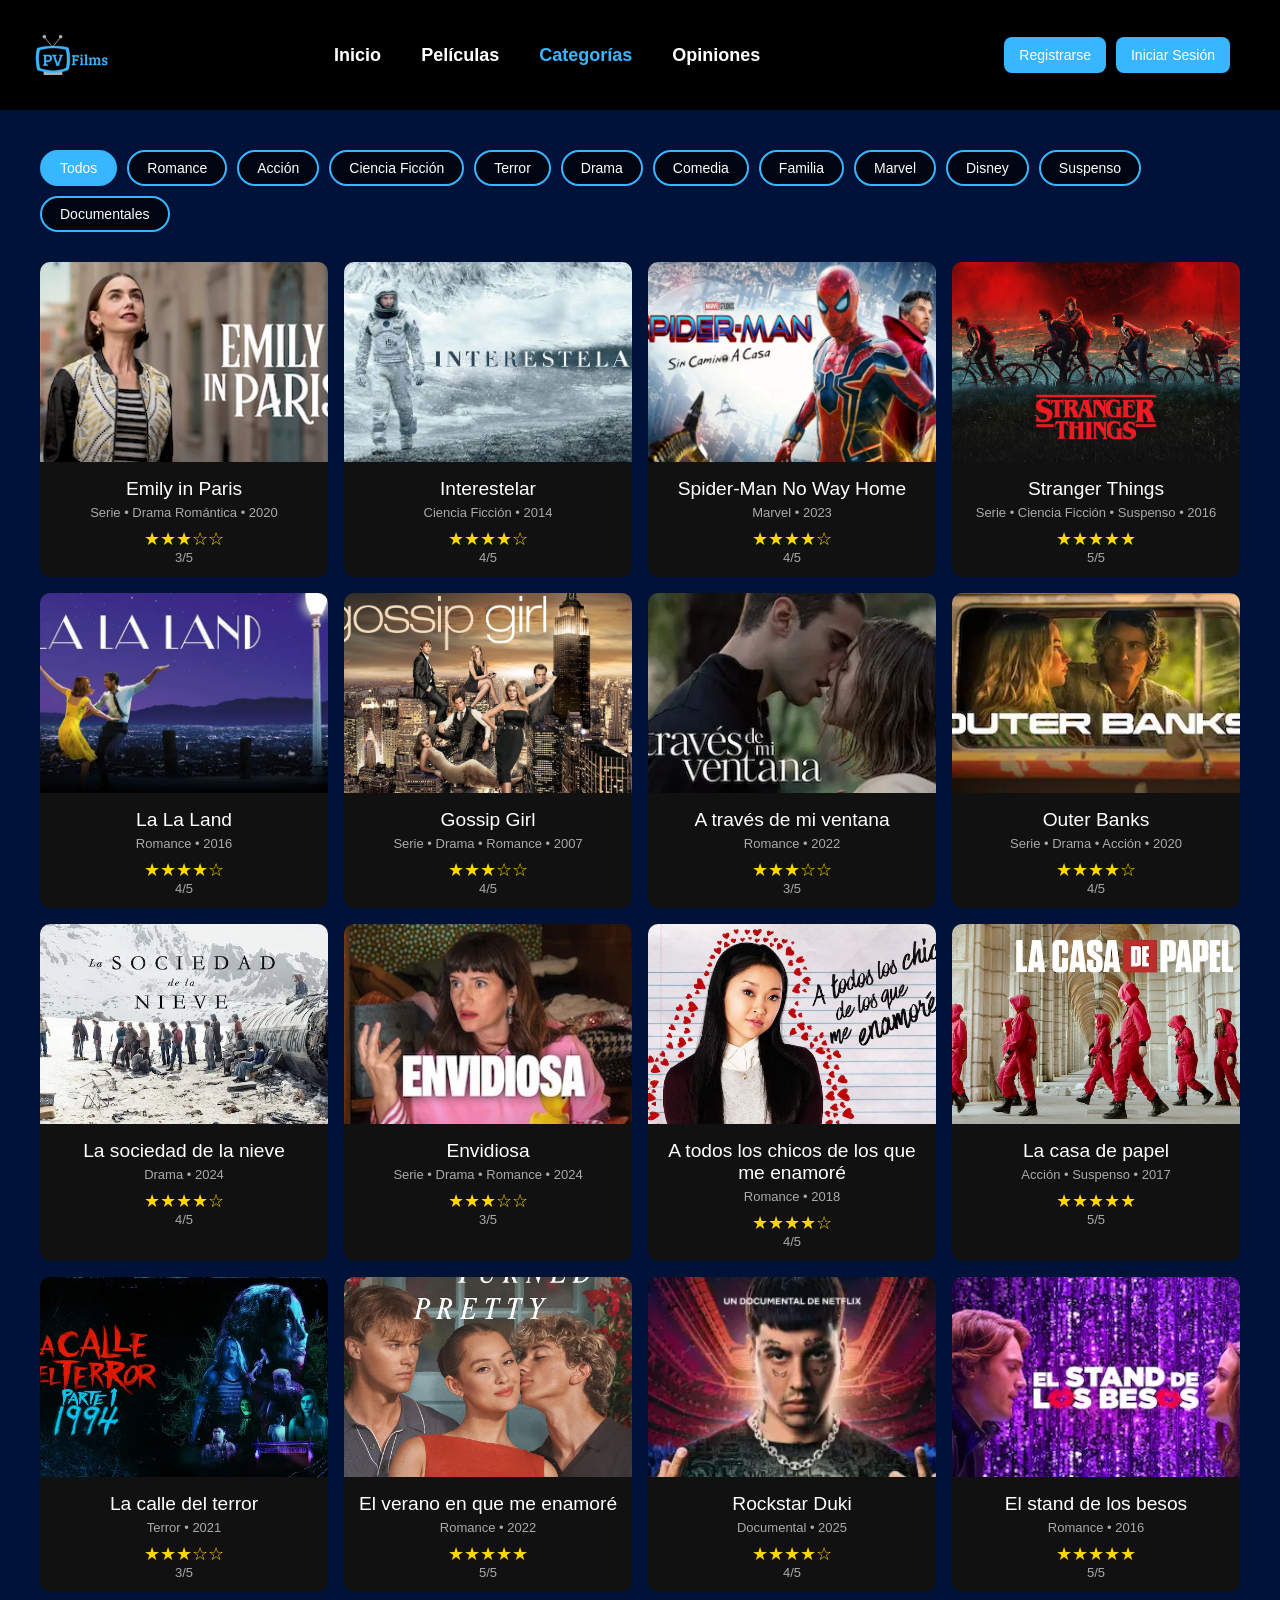
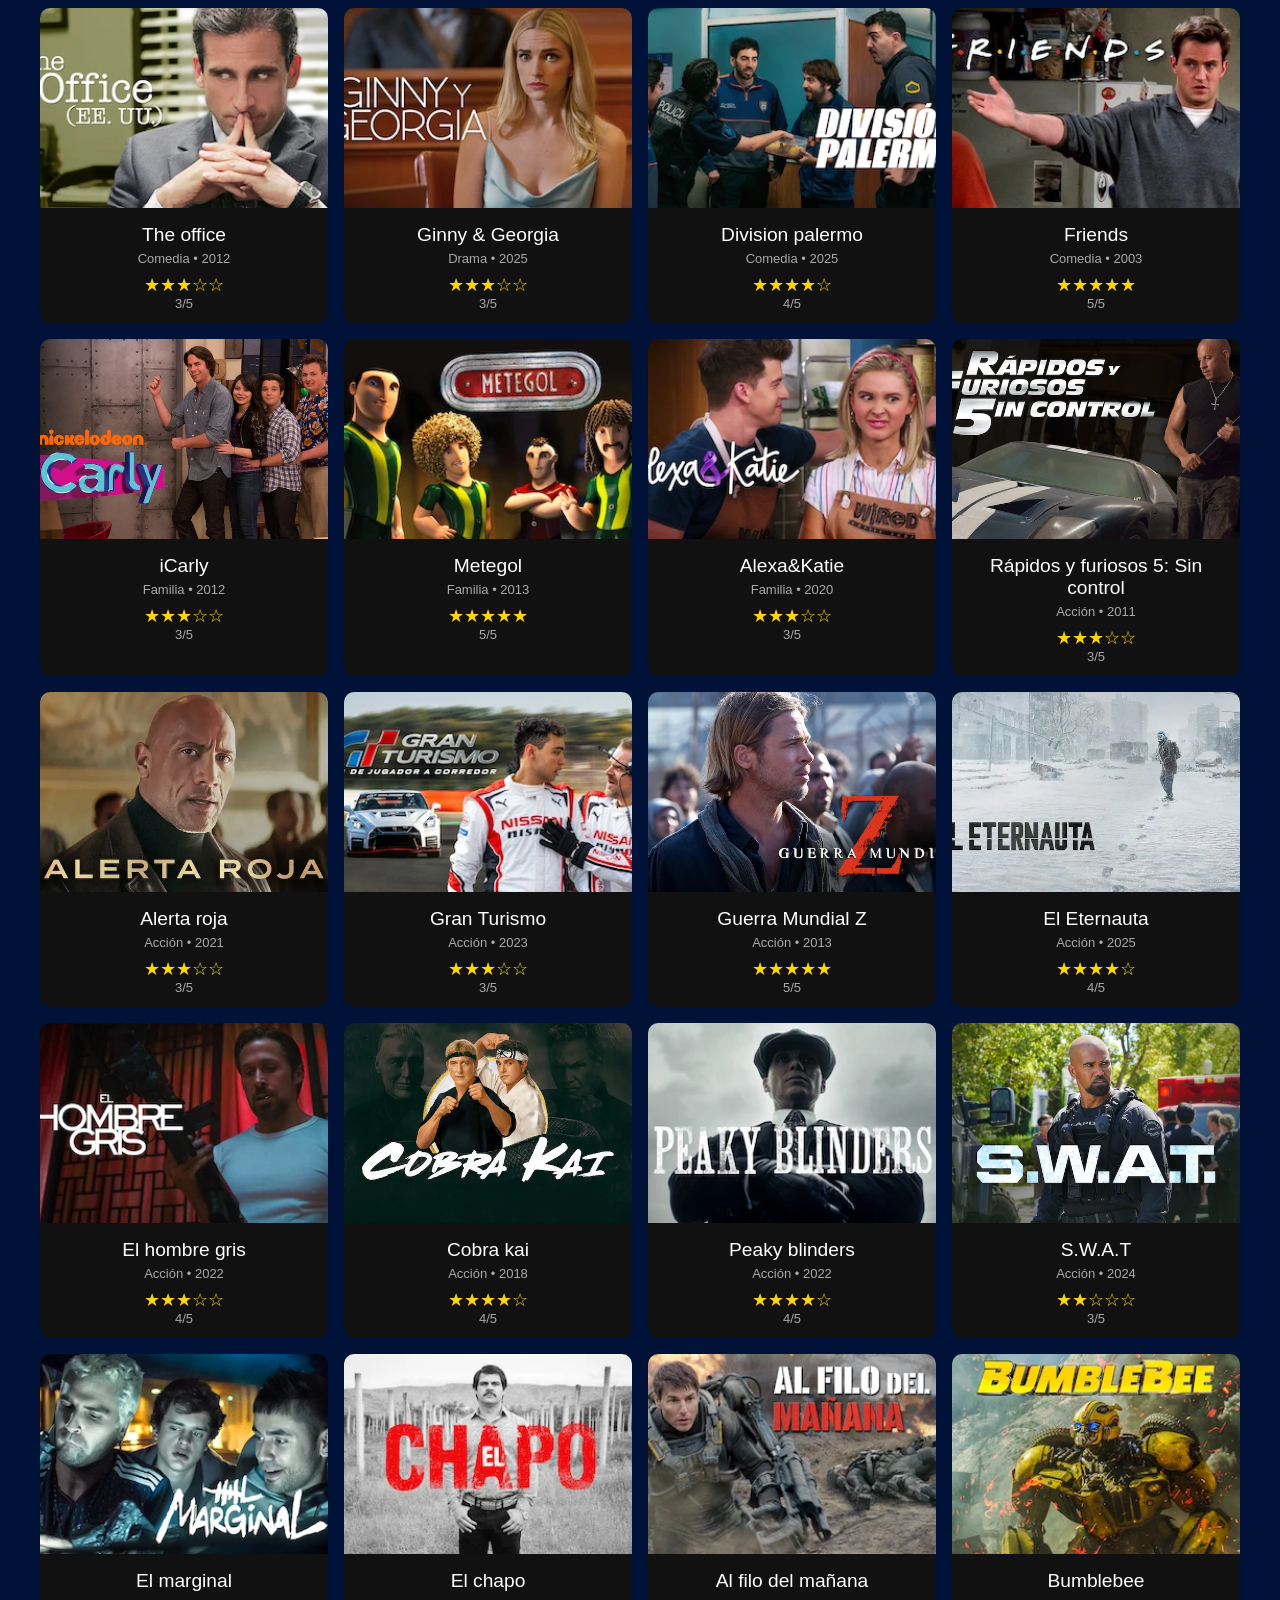
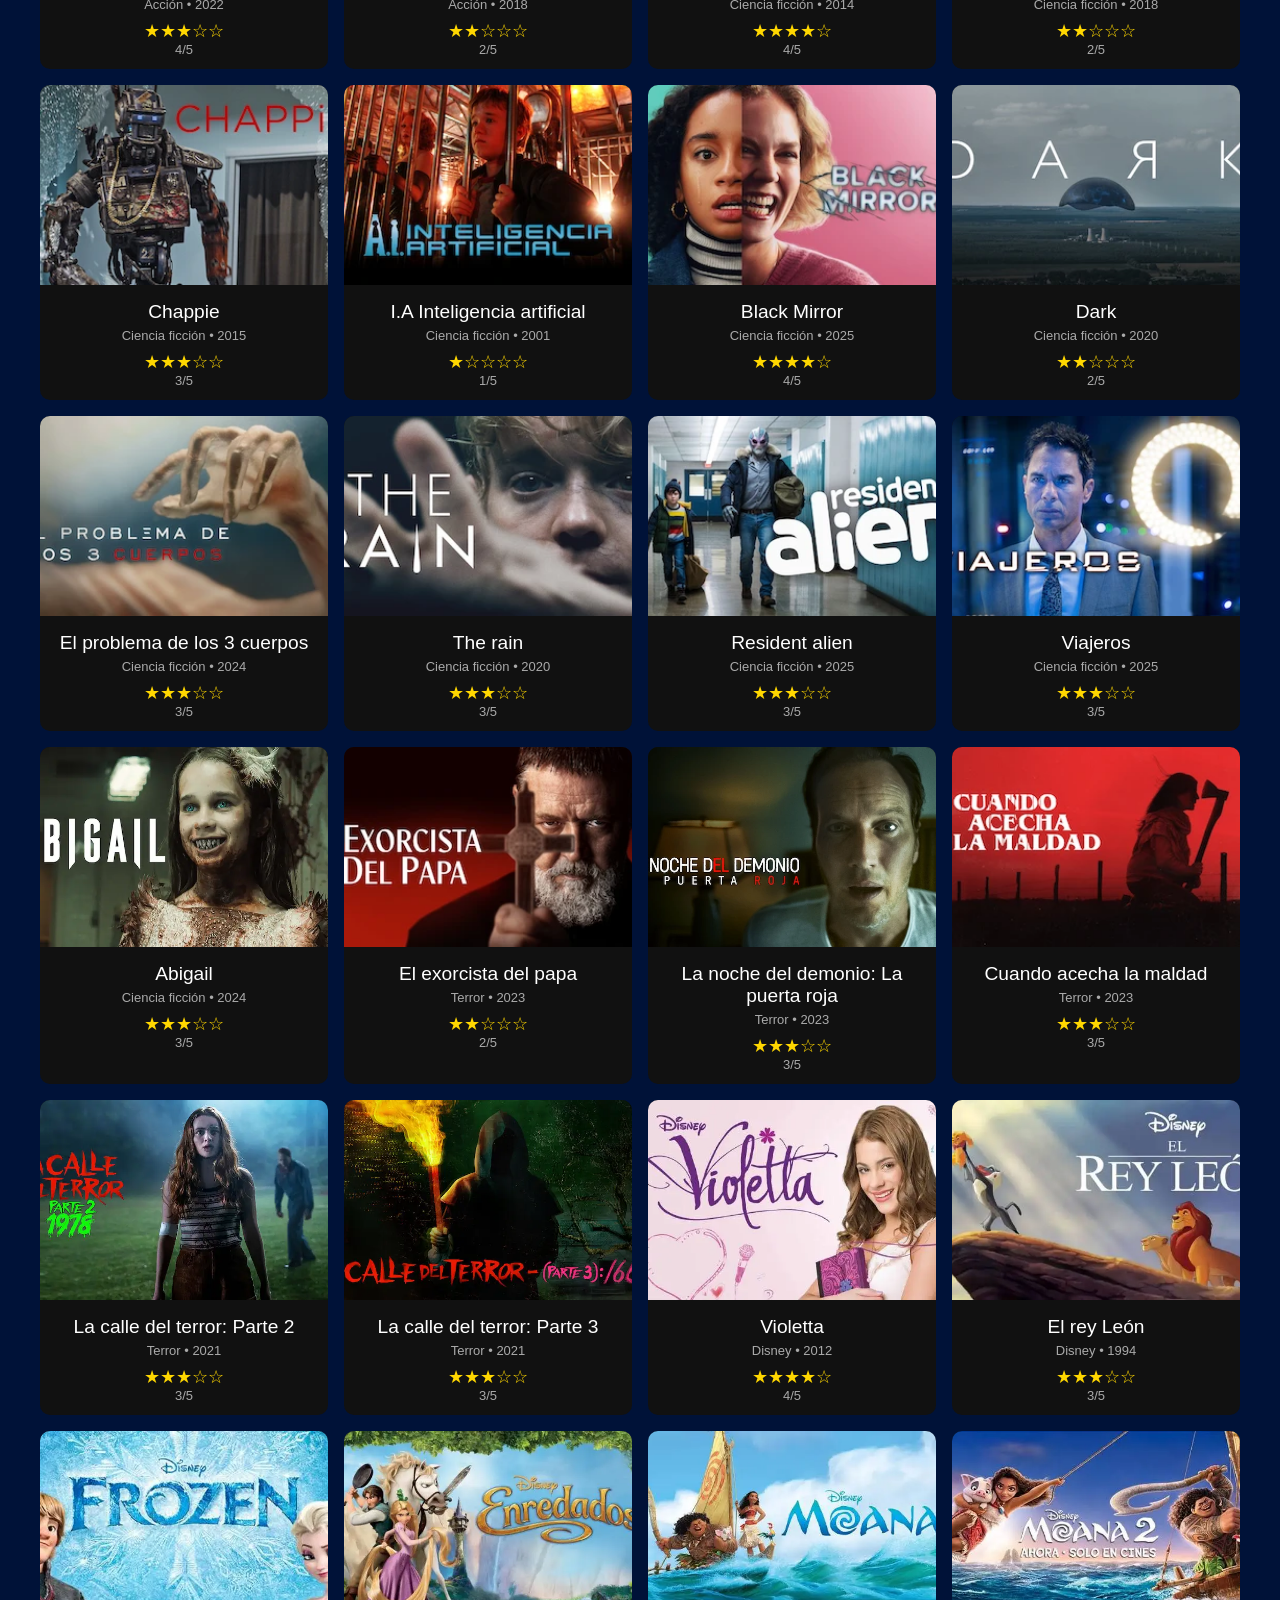
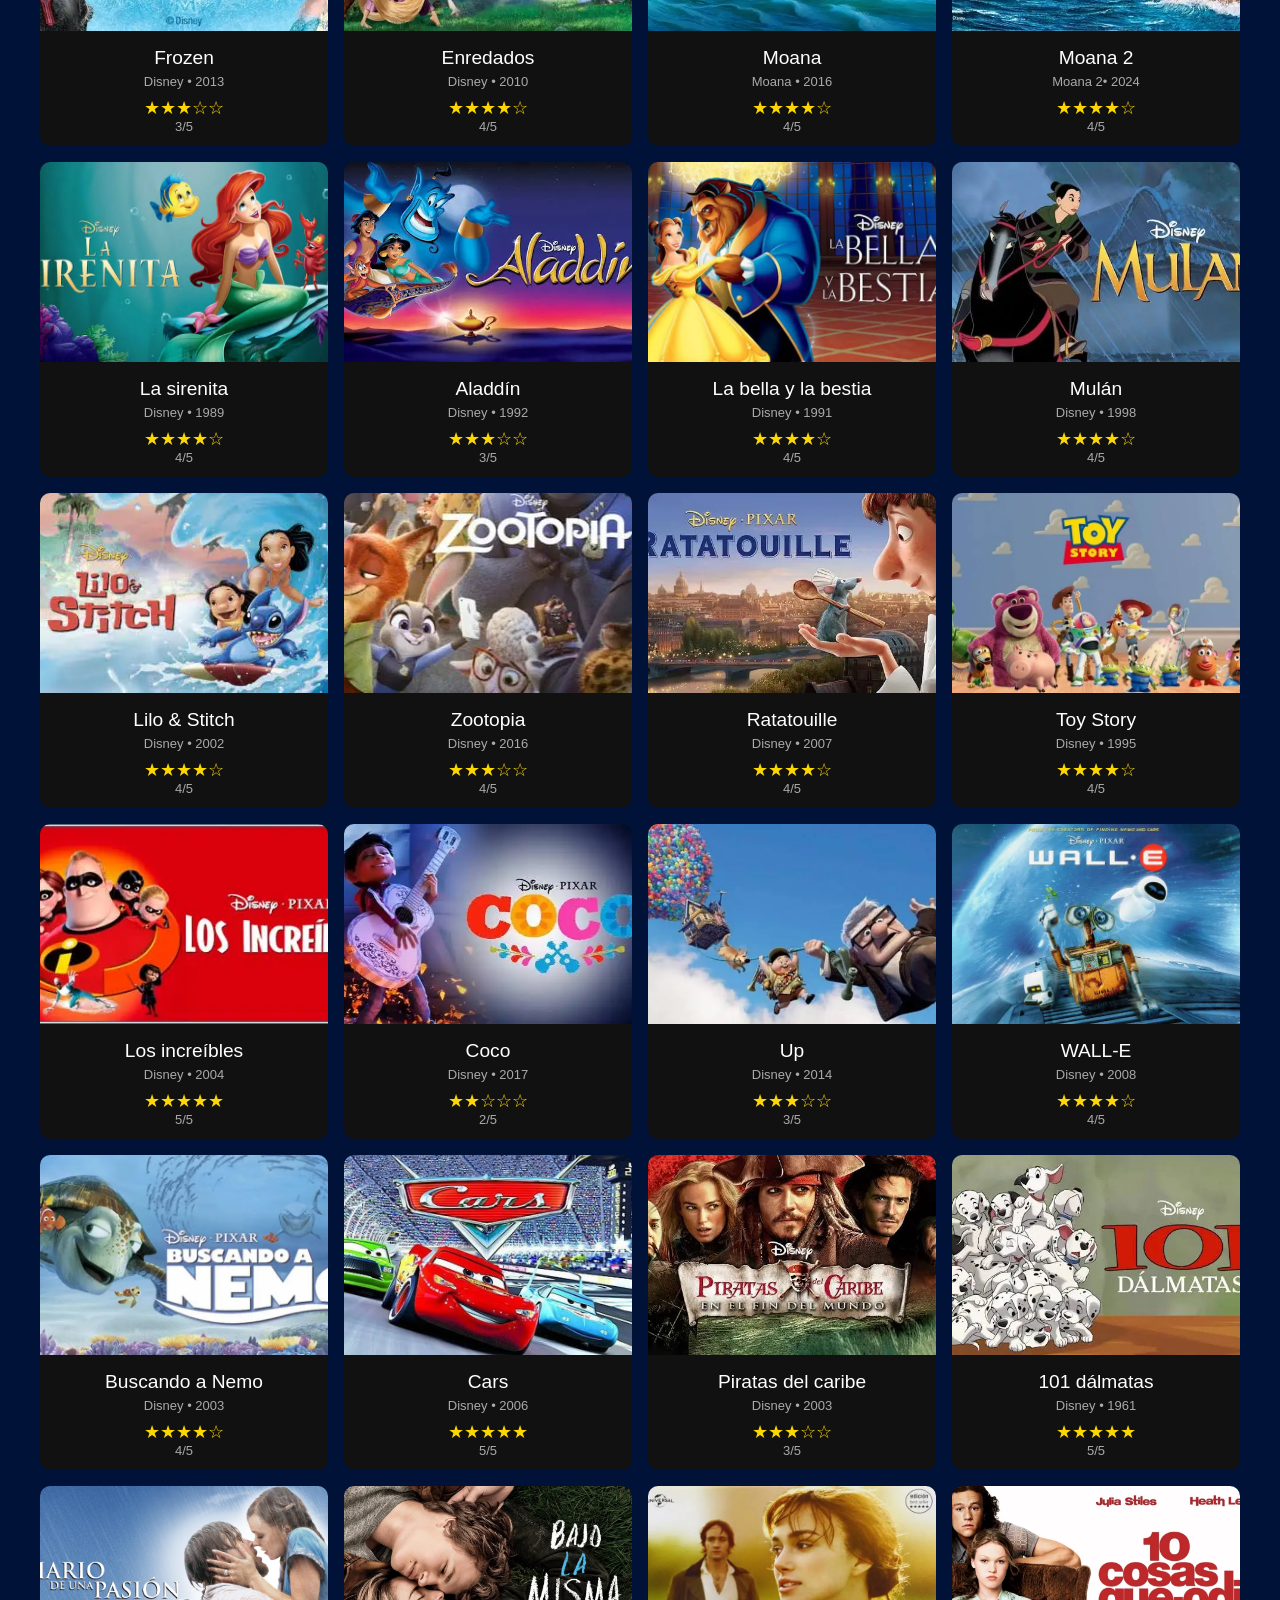
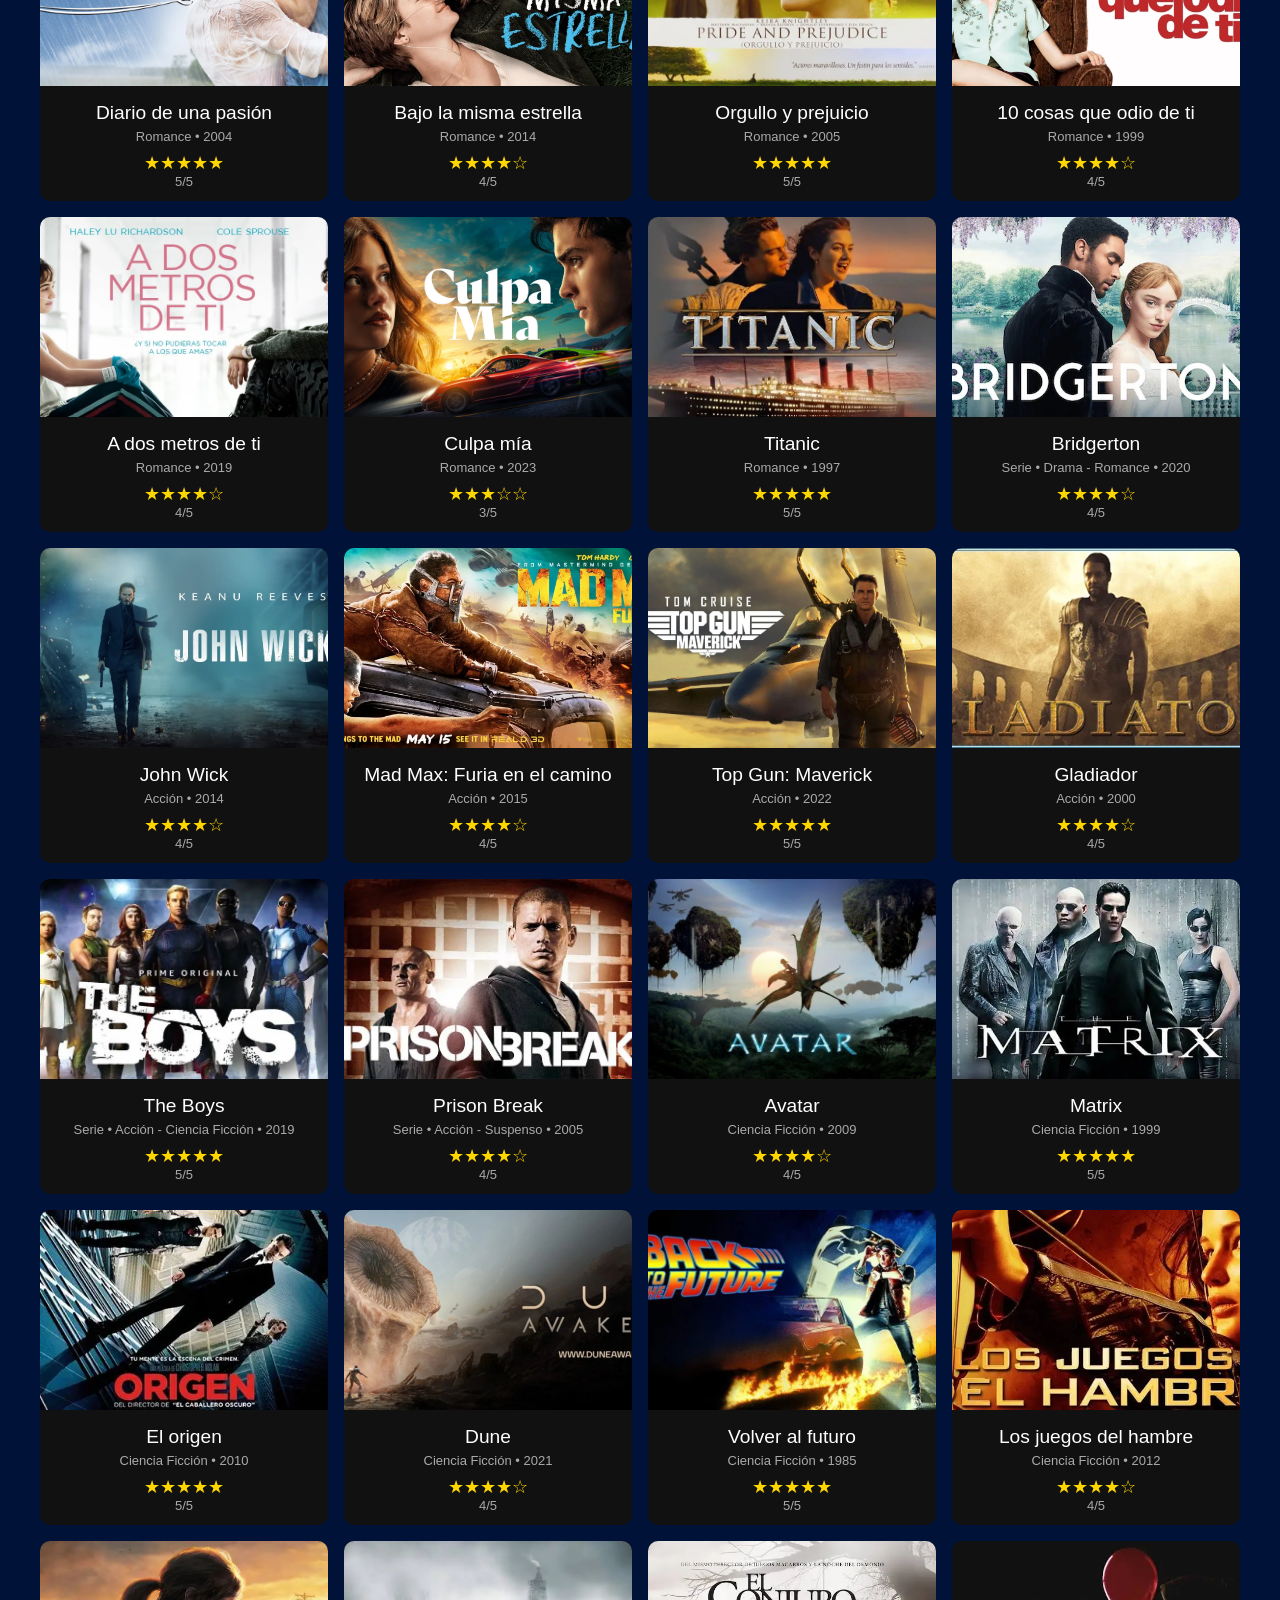
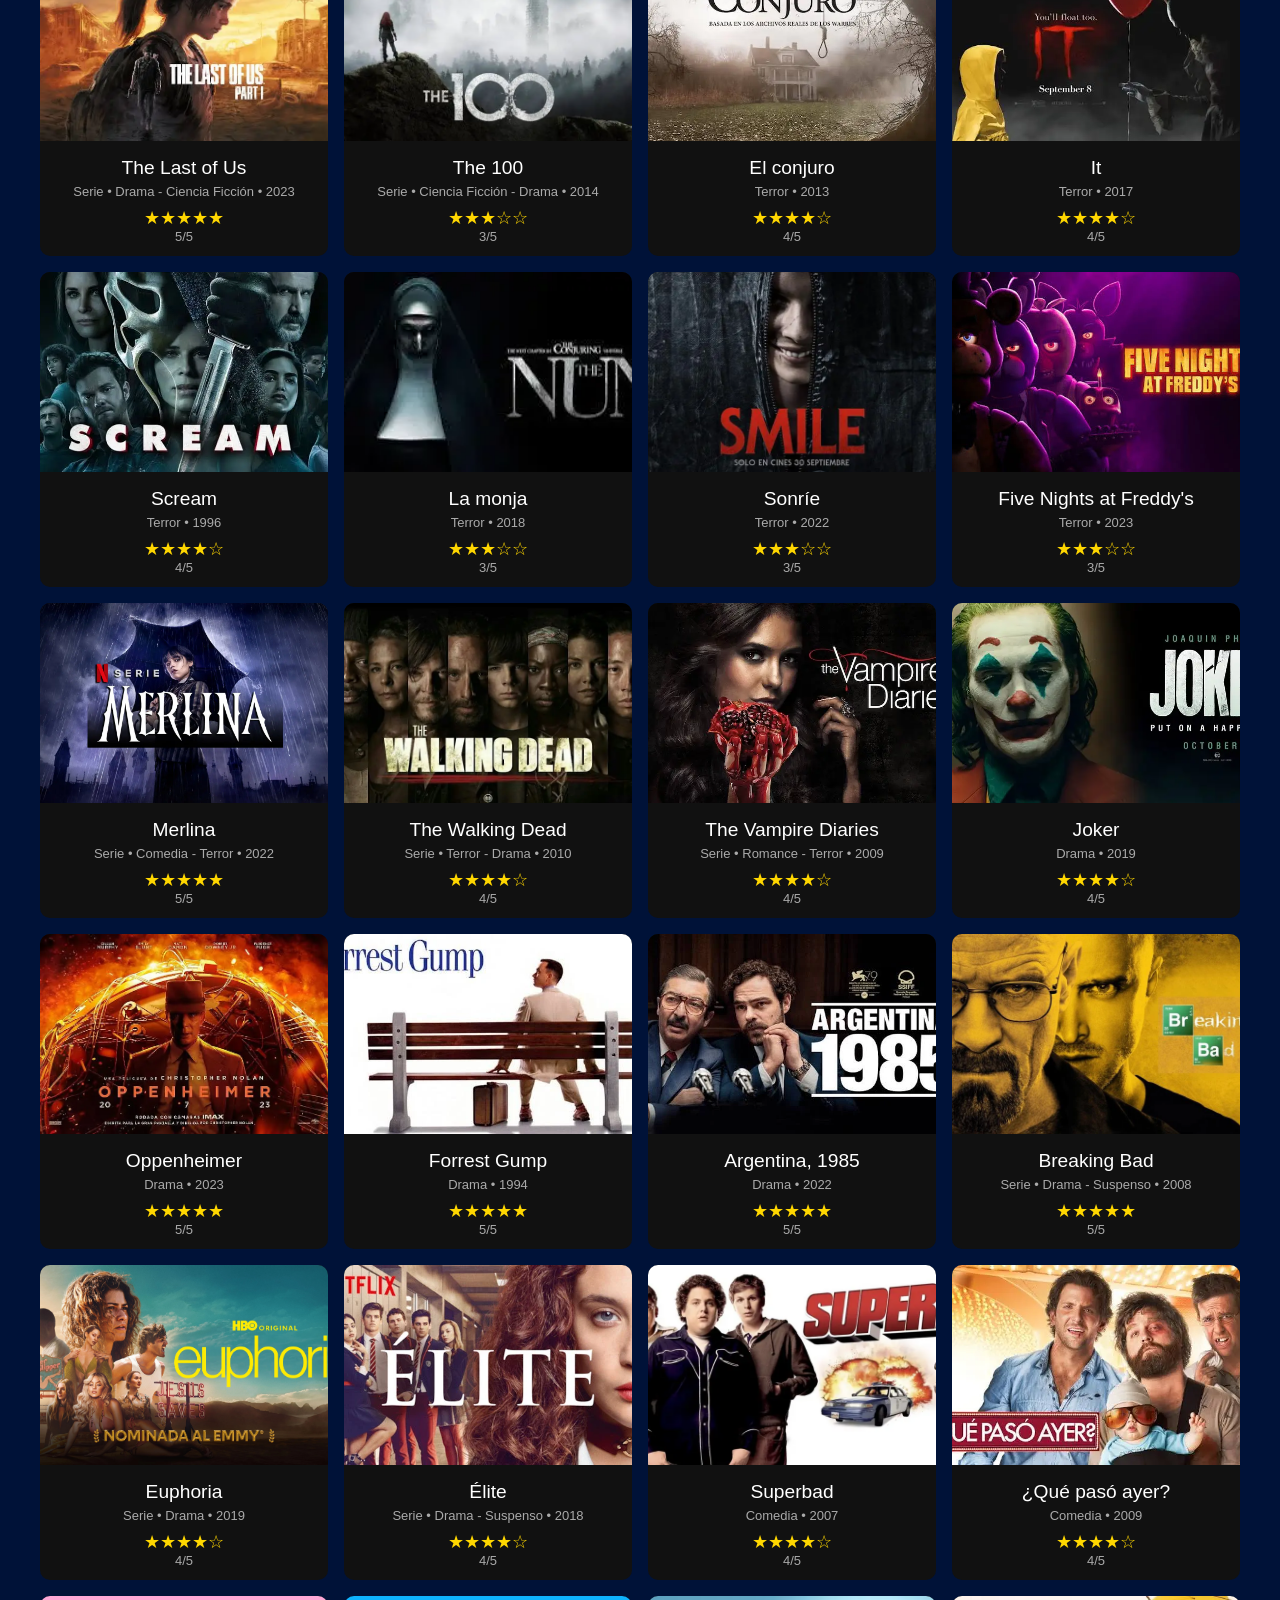
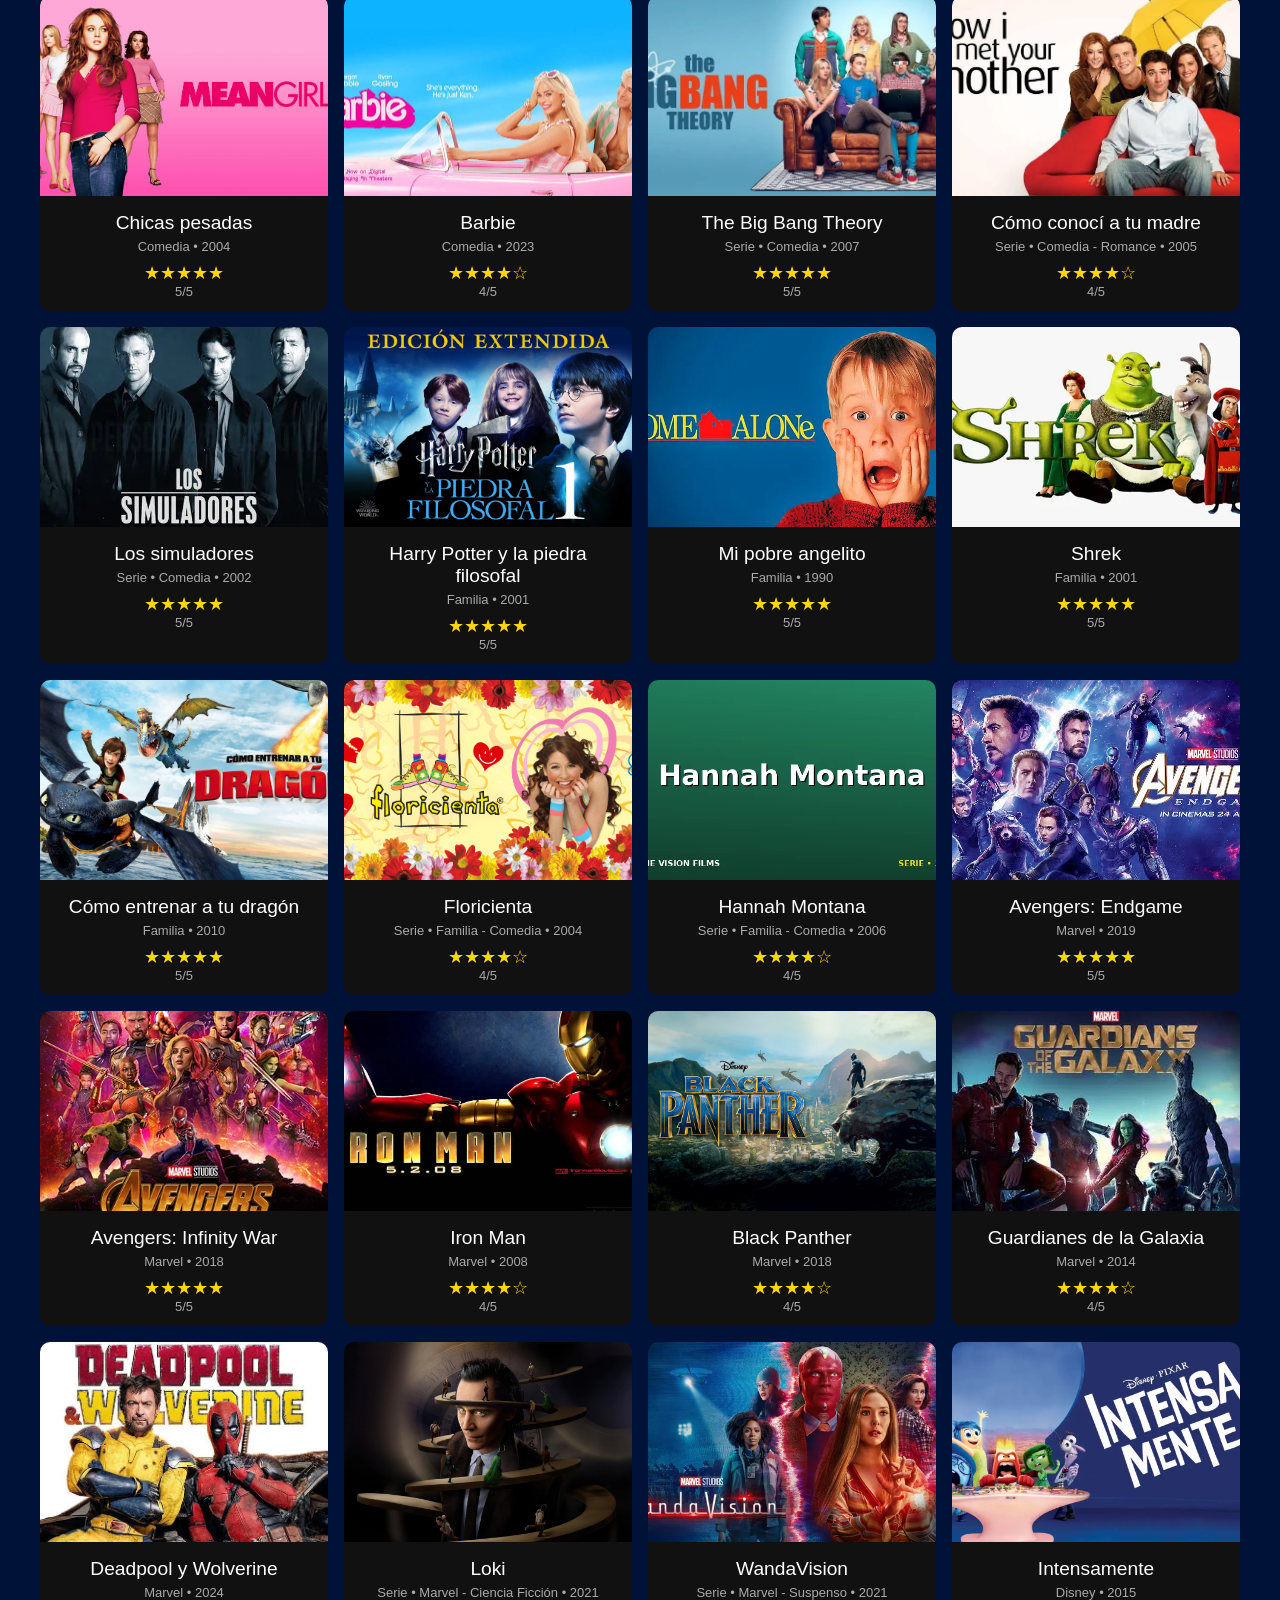
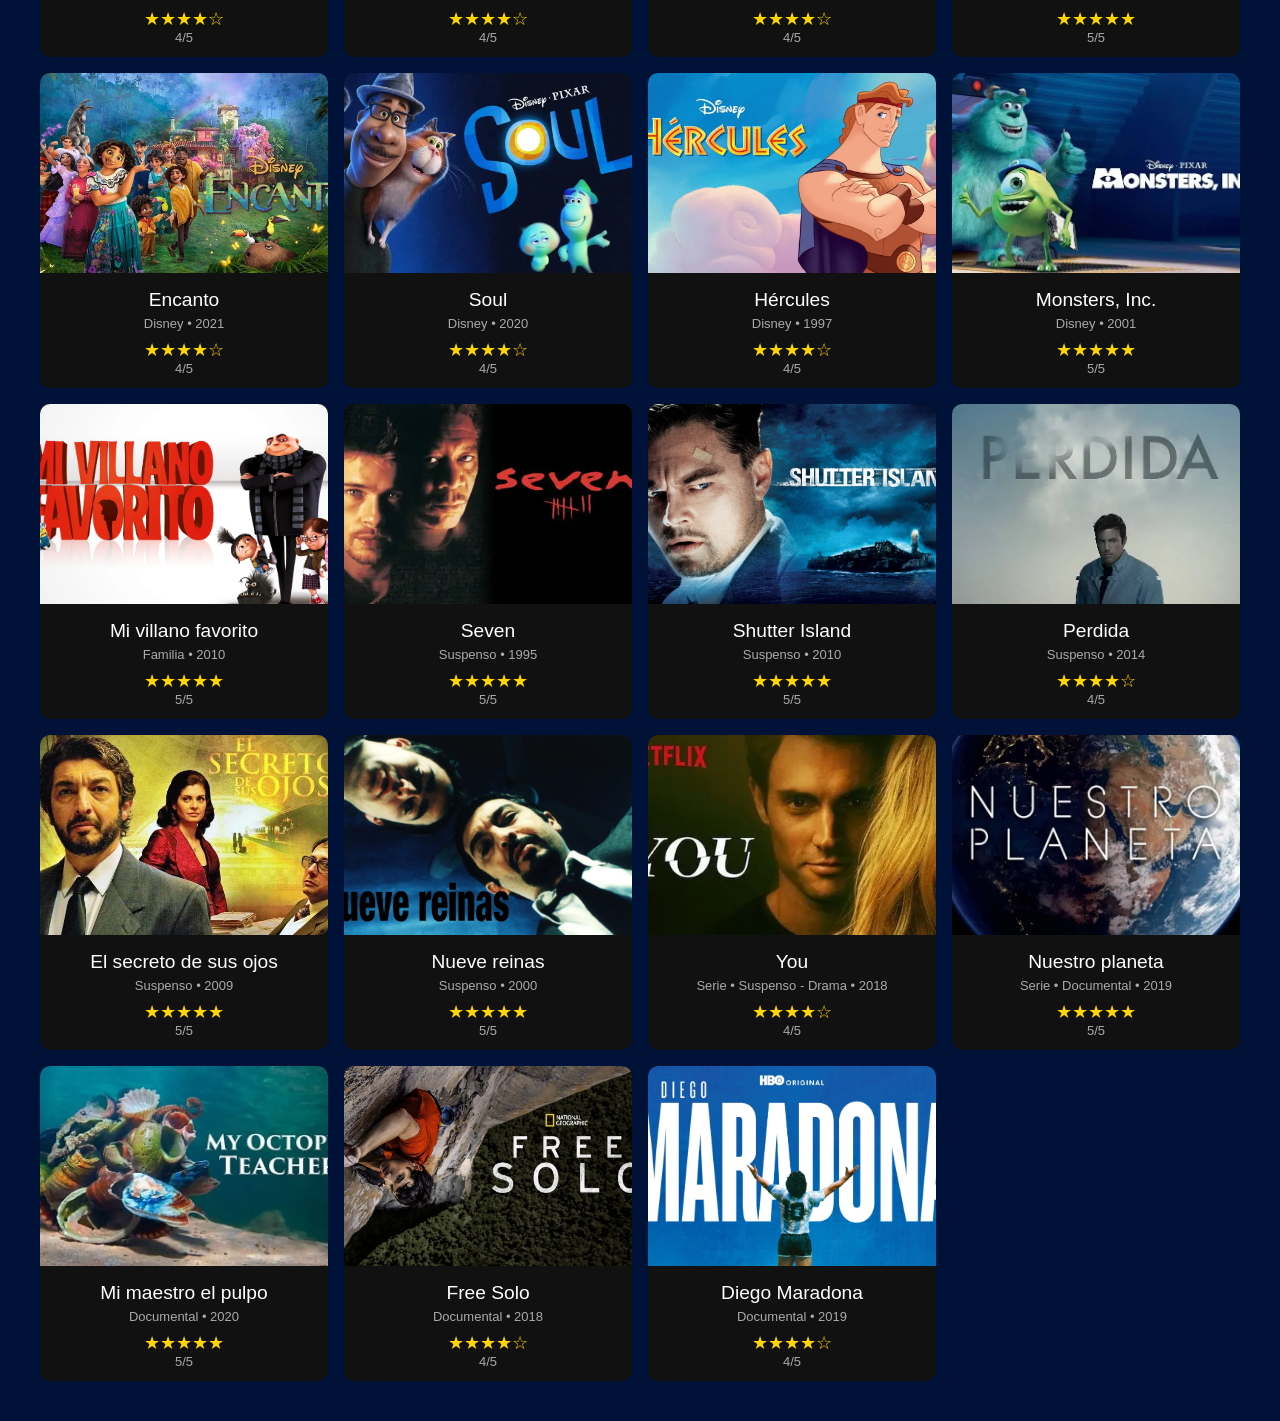
<file: pages/categorias.html>
<!DOCTYPE html>
<html lang="es">
<head>
    <meta charset="UTF-8">
    <link rel="stylesheet" href="../CSS/estilos.css">
</head>
<body class="sin-fondo">

    <header>
        <div>
    <a href="../index.html">
        <img id="logo" src="../Imagenes/pvfilms.png" width="80" height="80" alt="PV Films">
    </a>
</div>
    
        <nav>
            <ul>
                <li><a href="../index.html">Inicio</a></li>
                <li><a href="menu.html">Películas</a></li>
                <li><a href="categorias.html" class="activo">Categorías</a></li>
                <li><a href="opiniones.html">Opiniones</a></li>
            </ul>
        </nav>
    
        <div id="botones" class="botones">
            <a href="registro.html">
                <button>Registrarse</button>
            </a>
            <a href="iniciosesion.html">
                <button>Iniciar Sesión</button>
            </a>
        </div>
    </header>
<main>
    <div class="categorias-container">
        <div class="filtros">
            <button class="filtro-btn activo" onclick="filtrar('todos')">Todos</button>
            <button class="filtro-btn" onclick="filtrar('romance')">Romance</button>
            <button class="filtro-btn" onclick="filtrar('accion')">Acción</button>
            <button class="filtro-btn" onclick="filtrar('ciencia-ficcion')">Ciencia Ficción</button>
            <button class="filtro-btn" onclick="filtrar('terror')">Terror</button>
            <button class="filtro-btn" onclick="filtrar('drama')">Drama</button>
            <button class="filtro-btn" onclick="filtrar('comedia')">Comedia</button>
            <button class="filtro-btn" onclick="filtrar('familia')">Familia</button>
            <button class="filtro-btn" onclick="filtrar('marvel')">Marvel</button>
            <button class="filtro-btn" onclick="filtrar('disney')">Disney</button>
            <button class="filtro-btn" onclick="filtrar('suspenso')">Suspenso</button>
            <button class="filtro-btn" onclick="filtrar('documentales')">Documentales</button>
           
        </div>

        <div class="grilla-categorias" id="grilla">

            <div class="tarjeta" data-generos="romance comedia drama">
                <img src="../Imagenes/emily in paris.webp" alt="Emily in Paris">
                <div class="tarjeta-info">
                    <h3>Emily in Paris</h3>
                    <p>Serie • Drama Romántica • 2020</p>
                    <p class="estrellas">★★★☆☆</p>
                    <p class="nota">3/5</p>
                </div>
            </div>

            <div class="tarjeta" data-generos="ciencia-ficcion">
                <img src="../Imagenes/interestelar.webp" alt="Interestelar">
                <div class="tarjeta-info">
                    <h3>Interestelar</h3>
                    <p>Ciencia Ficción • 2014</p>
                    <p class="estrellas">★★★★☆</p>
                    <p class="nota">4/5</p>
                </div>
            </div>

            <div class="tarjeta" data-generos="accion marvel">
                <img src="../Imagenes/spider-man.webp" alt="Spider-Man No Way Home">
                <div class="tarjeta-info">
                    <h3>Spider-Man No Way Home</h3>
                    <p>Marvel • 2023</p>
                    <p class="estrellas">★★★★☆</p>
                    <p class="nota">4/5</p>
                </div>
            </div>

            <div class="tarjeta" data-generos="ciencia-ficcion suspenso">
                <img src="../Imagenes/stranger-things.webp" alt="Stranger Things">
                <div class="tarjeta-info">
                    <h3>Stranger Things</h3>
                    <p>Serie • Ciencia Ficción • Suspenso • 2016</p>
                    <p class="estrellas">★★★★★</p>
                    <p class="nota">5/5</p>
                </div>
            </div>

            <div class="tarjeta" data-generos="romance">
                <img src="../Imagenes/la la land.webp" alt="La La Land">
                <div class="tarjeta-info">
                    <h3>La La Land</h3>
                    <p>Romance • 2016</p>
                    <p class="estrellas">★★★★☆</p>
                    <p class="nota">4/5</p>
                </div>
            </div>

            <div class="tarjeta" data-generos="drama romance">
                <img src="../Imagenes/gossip girl.webp" alt="Gossip Girl">
                <div class="tarjeta-info">
                    <h3>Gossip Girl</h3>
                    <p>Serie • Drama • Romance • 2007</p>
                    <p class="estrellas">★★★☆☆</p>
                    <p class="nota">4/5</p>
                </div>
            </div>

            <div class="tarjeta" data-generos="romance">
                <img src="../Imagenes/a traves de mi ventana.webp" alt="A través de mi ventana">
                <div class="tarjeta-info">
                    <h3>A través de mi ventana</h3>
                    <p>Romance • 2022</p>
                    <p class="estrellas">★★★☆☆</p>
                    <p class="nota">3/5</p>
                </div>
            </div>

            <div class="tarjeta" data-generos="drama accion">
                <img src="../Imagenes/outer banks.webp" alt="Outer Banks">
                <div class="tarjeta-info">
                    <h3>Outer Banks</h3>
                    <p> Serie • Drama • Acción • 2020</p>
                    <p class="estrellas">★★★★☆</p>
                    <p class="nota">4/5</p>
                </div>
            </div>

            <div class="tarjeta" data-generos="drama">
                <img src="../Imagenes/la sociedad de la nieve.webp" alt="La sociedad de la nieve">
                <div class="tarjeta-info">
                    <h3>La sociedad de la nieve</h3>
                    <p>Drama • 2024</p>
                    <p class="estrellas">★★★★☆</p>
                    <p class="nota">4/5</p>
                </div>
            </div>

            <div class="tarjeta" data-generos="drama romance">
                <img src="../Imagenes/envidiosa.webp" alt="Envidiosa">
                <div class="tarjeta-info">
                    <h3>Envidiosa</h3>
                    <p>Serie • Drama • Romance • 2024</p>
                    <p class="estrellas">★★★☆☆</p>
                    <p class="nota">3/5</p>
                </div>
            </div>

            <div class="tarjeta" data-generos="romance">
                <img src="../Imagenes/a todos los chicos de los que me enamore (1).webp" alt="A todos los chicos de los que me enamoré">
                <div class="tarjeta-info">
                    <h3>A todos los chicos de los que me enamoré</h3>
                    <p>Romance • 2018</p>
                    <p class="estrellas">★★★★☆</p>
                    <p class="nota">4/5</p>
                </div>
            </div>

            <div class="tarjeta" data-generos="accion suspenso">
                <img src="../Imagenes/la casa de papel.webp" alt="La casa de papel">
                <div class="tarjeta-info">
                    <h3>La casa de papel</h3>
                    <p>Acción • Suspenso • 2017</p>
                    <p class="estrellas">★★★★★</p>
                    <p class="nota">5/5</p>
                </div>
            </div>

           <div class="tarjeta" data-generos="terror">
    <img src="../Imagenes/la calle del terror.webp" alt="La calle del terror">
    <div class="tarjeta-info">
        <h3>La calle del terror</h3>
        <p>Terror • 2021</p>
        <p class="estrellas">★★★☆☆</p>
        <p class="nota">3/5</p>
    </div>
</div>

<div class="tarjeta" data-generos="romance">
    <img src="../Imagenes/tsitp.webp" alt="El verano en que me enamoré">
    <div class="tarjeta-info">
        <h3>El verano en que me enamoré</h3>
        <p>Romance • 2022</p>
        <p class="estrellas">★★★★★</p>
        <p class="nota">5/5</p>
    </div>
</div>

<div class="tarjeta" data-generos="documentales">
    <img src="../Imagenes/duki.webp" alt="Rockstar Duki">
    <div class="tarjeta-info">
        <h3>Rockstar Duki</h3>
        <p>Documental • 2025</p>
        <p class="estrellas">★★★★☆</p>
        <p class="nota">4/5</p>
    </div>
</div>
<div class="tarjeta" data-generos="romance">
    <img src="../Imagenes/el stand de los besos.webp" alt="El stand de los besos">
    <div class="tarjeta-info">
        <h3>El stand de los besos</h3>
        <p>Romance • 2016</p>
        <p class="estrellas">★★★★★</p>
        <p class="nota">5/5</p>
    </div>
</div>
<div class="tarjeta" data-generos="comedia">
    <img src="../Imagenes/the office.webp" alt="The office">
    <div class="tarjeta-info">
        <h3>The office</h3>
        <p>Comedia • 2012</p>
        <p class="estrellas">★★★☆☆</p>
        <p class="nota">3/5</p>
    </div>
</div>
<div class="tarjeta" data-generos="drama">
    <img src="../Imagenes/ginny & georgia.webp" alt="Ginny & Georgia">
    <div class="tarjeta-info">        
        <h3>Ginny & Georgia</h3>
        <p>Drama • 2025</p>
        <p class="estrellas">★★★☆☆</p>
        <p class="nota">3/5</p>
    </div>
</div>
<div class="tarjeta" data-generos="comedia">
    <img src="../Imagenes/division palermo.webp" alt="Division palermo">
    <div class="tarjeta-info">        
        <h3>Division palermo</h3>
        <p>Comedia • 2025</p>
        <p class="estrellas">★★★★☆</p>
        <p class="nota">4/5</p>
    </div>
</div>
<div class="tarjeta" data-generos="comedia">
    <img src="../Imagenes/friends.webp" alt="Friends">
    <div class="tarjeta-info">        
        <h3>Friends</h3>
        <p>Comedia • 2003</p>
        <p class="estrellas">★★★★★</p>
        <p class="nota">5/5</p>
    </div>
</div>
<div class="tarjeta" data-generos="familia">
    <img src="../Imagenes/i carly.webp" alt="iCarly">
    <div class="tarjeta-info">        
        <h3>iCarly</h3>
        <p>Familia • 2012</p>
        <p class="estrellas">★★★☆☆</p>
        <p class="nota">3/5</p>
    </div>
</div>
   <div class="tarjeta" data-generos="familia">
    <img src="../Imagenes/metegol.webp" alt="Metegol">
    <div class="tarjeta-info">        
        <h3>Metegol</h3>
        <p>Familia • 2013</p>
        <p class="estrellas">★★★★★</p>
        <p class="nota">5/5</p>
    </div>
</div>
<div class="tarjeta" data-generos="familia">
    <img src="../Imagenes/alexa & katie.webp" alt="Alexa&Katie">
    <div class="tarjeta-info">        
        <h3>Alexa&Katie</h3>
        <p>Familia • 2020</p>
        <p class="estrellas">★★★☆☆</p>
        <p class="nota">3/5</p>
    </div>
</div>
<div class="tarjeta" data-generos="accion">
    <img src="../Imagenes/rapido y furiosos 5.webp" alt="Rapidos y furiosos 5">
    <div class="tarjeta-info">        
        <h3>Rápidos y furiosos 5: Sin control</h3>
        <p>Acción • 2011</p>
        <p class="estrellas">★★★☆☆</p>
        <p class="nota">3/5</p>
    </div>
</div>
<div class="tarjeta" data-generos="accion">
    <img src="../Imagenes/alerta roja.webp" alt="Alerta roja">
    <div class="tarjeta-info">        
        <h3>Alerta roja</h3>
        <p>Acción • 2021</p>
        <p class="estrellas">★★★☆☆</p>
        <p class="nota">3/5</p>
    </div>
</div>
<div class="tarjeta" data-generos="accion">
    <img src="../Imagenes/gran turismo.webp" alt="Gran Turismo">
    <div class="tarjeta-info">        
        <h3>Gran Turismo</h3>
        <p>Acción • 2023</p>
        <p class="estrellas">★★★☆☆</p>
        <p class="nota">3/5</p>
    </div>
</div>
<div class="tarjeta" data-generos="accion">
    <img src="../Imagenes/guerra mundial.webp" alt="Guerra Mundial Z">
    <div class="tarjeta-info">        
        <h3>Guerra Mundial Z</h3>
        <p>Acción • 2013</p>
        <p class="estrellas">★★★★★</p>
        <p class="nota">5/5</p>
    </div>
</div>
<div class="tarjeta" data-generos="accion">
    <img src="../Imagenes/el eternauta.webp" alt="El Eternauta">
    <div class="tarjeta-info">        
        <h3>El Eternauta</h3>
        <p>Acción • 2025</p>
        <p class="estrellas">★★★★☆</p>
        <p class="nota">4/5</p>
    </div>
</div>
<div class="tarjeta" data-generos="accion">
    <img src="../Imagenes/el hombre gris.webp" alt="El hombre gris">
    <div class="tarjeta-info">        
        <h3>El hombre gris</h3>
        <p>Acción • 2022</p>
        <p class="estrellas">★★★☆☆</p>
        <p class="nota">4/5</p>
    </div>
</div>
<div class="tarjeta" data-generos="accion">
    <img src="../Imagenes/cobra kai.webp" alt="Cobra kai">
    <div class="tarjeta-info">        
        <h3>Cobra kai</h3>
        <p>Acción • 2018</p>
        <p class="estrellas">★★★★☆</p>
        <p class="nota">4/5</p>
    </div>
</div>
<div class="tarjeta" data-generos="accion">
    <img src="../Imagenes/peaky blinders.webp" alt="Peaky blinders">
    <div class="tarjeta-info">        
        <h3>Peaky blinders</h3>
        <p>Acción • 2022</p>
        <p class="estrellas">★★★★☆</p>
        <p class="nota">4/5</p>
    </div>
</div>
<div class="tarjeta" data-generos="accion">
    <img src="../Imagenes/SWAT.webp" alt="S.W.A.T">
    <div class="tarjeta-info">        
        <h3>S.W.A.T</h3>
        <p>Acción • 2024</p>
        <p class="estrellas">★★☆☆☆</p>
        <p class="nota">3/5</p>
    </div>
</div>
<div class="tarjeta" data-generos="accion">
    <img src="../Imagenes/marginal.webp" alt="El marginal">
    <div class="tarjeta-info">        
        <h3>El marginal</h3>
        <p>Acción • 2022</p>
        <p class="estrellas">★★★☆☆</p>
        <p class="nota">4/5</p>
    </div>
</div>
<div class="tarjeta" data-generos="accion">
    <img src="../Imagenes/el chapo.webp" alt="El chapo">
    <div class="tarjeta-info">        
        <h3>El chapo</h3>
        <p>Acción • 2018</p>
        <p class="estrellas">★★☆☆☆</p>
        <p class="nota">2/5</p>
    </div>
</div>
<div class="tarjeta" data-generos="ciencia-ficcion">
    <img src="../Imagenes/al filo del mañana.webp" alt="Al filo del mañana">
    <div class="tarjeta-info">        
        <h3>Al filo del mañana</h3>
        <p>Ciencia ficción • 2014</p>
        <p class="estrellas">★★★★☆</p>
        <p class="nota">4/5</p>
    </div>
</div>
<div class="tarjeta" data-generos="ciencia-ficcion">
    <img src="../Imagenes/bumblebee.webp" alt="Bumblebee">
    <div class="tarjeta-info">        
        <h3>Bumblebee</h3>
        <p>Ciencia ficción • 2018</p>
        <p class="estrellas">★★☆☆☆</p>
        <p class="nota">2/5</p>
    </div>
</div>
<div class="tarjeta" data-generos="ciencia-ficcion">
    <img src="../Imagenes/chappie.webp" alt="Chappie">
    <div class="tarjeta-info">        
        <h3>Chappie</h3>
        <p>Ciencia ficción • 2015</p>
        <p class="estrellas">★★★☆☆</p>
        <p class="nota">3/5</p>
    </div>
</div>
<div class="tarjeta" data-generos="ciencia-ficcion">
    <img src="../Imagenes/inteligencia artificial.webp" alt="I.A Inteligencia artificial">
    <div class="tarjeta-info">        
        <h3>I.A Inteligencia artificial</h3>
        <p>Ciencia ficción • 2001</p>
        <p class="estrellas">★☆☆☆☆</p>
        <p class="nota">1/5</p>
    </div>
</div>
<div class="tarjeta" data-generos="ciencia-ficcion">
    <img src="../Imagenes/black mirror.webp" alt="Black Mirror">
    <div class="tarjeta-info">        
        <h3>Black Mirror</h3>
        <p>Ciencia ficción • 2025</p>
        <p class="estrellas">★★★★☆</p>
        <p class="nota">4/5</p>
    </div>
</div>
<div class="tarjeta" data-generos="ciencia-ficcion">
    <img src="../Imagenes/DARK.webp" alt="Dark">
    <div class="tarjeta-info">        
        <h3>Dark</h3>
        <p>Ciencia ficción • 2020</p>
        <p class="estrellas">★★☆☆☆</p>
        <p class="nota">2/5</p>
    </div>
</div>
<div class="tarjeta" data-generos="ciencia-ficcion">
    <img src="../Imagenes/el problema de los 3 cuerpos.webp" alt="El problema de los 3 cuerpos">
    <div class="tarjeta-info">        
        <h3>El problema de los 3 cuerpos</h3>
        <p>Ciencia ficción • 2024</p>
        <p class="estrellas">★★★☆☆</p>
        <p class="nota">3/5</p>
    </div>
</div>
<div class="tarjeta" data-generos="ciencia-ficcion">
    <img src="../Imagenes/the rain.webp" alt="The rain">
    <div class="tarjeta-info">        
        <h3>The rain</h3>
        <p>Ciencia ficción • 2020</p>
        <p class="estrellas">★★★☆☆</p>
        <p class="nota">3/5</p>
    </div>
</div>
<div class="tarjeta" data-generos="ciencia-ficcion">
    <img src="../Imagenes/resident alien.webp" alt="Resident alien">
    <div class="tarjeta-info">        
        <h3>Resident alien</h3>
        <p>Ciencia ficción • 2025</p>
        <p class="estrellas">★★★☆☆</p>
        <p class="nota">3/5</p>
    </div>
</div>
<div class="tarjeta" data-generos="ciencia-ficcion">
    <img src="../Imagenes/viajeros.webp" alt="Viajeros">
    <div class="tarjeta-info">        
        <h3>Viajeros</h3>
        <p>Ciencia ficción • 2025</p>
        <p class="estrellas">★★★☆☆</p>
        <p class="nota">3/5</p>
    </div>
</div>
<div class="tarjeta" data-generos="ciencia-ficcion">
    <img src="../Imagenes/abigail.webp" alt="Abigail">
    <div class="tarjeta-info">   
        <h3>Abigail</h3>
        <p>Ciencia ficción • 2024</p>
        <p class="estrellas">★★★☆☆</p>
        <p class="nota">3/5</p>
    </div>
</div>
<div class="tarjeta" data-generos="terror">
    <img src="../Imagenes/el exorcistadel papa.webp" alt="El exorcista del papa">
    <div class="tarjeta-info">        
        <h3>El exorcista del papa</h3>
        <p>Terror • 2023</p>
        <p class="estrellas">★★☆☆☆</p>
        <p class="nota">2/5</p>
    </div>
</div>
<div class="tarjeta" data-generos="terror">
    <img src="../Imagenes/la noche del demonio.webp" alt="La noche del demonio: La puerta roja">
    <div class="tarjeta-info">        
        <h3>La noche del demonio: La puerta roja</h3>
        <p>Terror • 2023</p>
        <p class="estrellas">★★★☆☆</p>
        <p class="nota">3/5</p>
    </div>
</div>
<div class="tarjeta" data-generos="terror">
    <img src="../Imagenes/cuando acecha la maldad.webp" alt="Cuando acecha la maldad">
    <div class="tarjeta-info">        
        <h3>Cuando acecha la maldad</h3>
        <p>Terror • 2023</p>
        <p class="estrellas">★★★☆☆</p>
        <p class="nota">3/5</p>
    </div>
</div>
<div class="tarjeta" data-generos="terror">
    <img src="../Imagenes/la calle del terror 2.webp" alt="La calle del terror: Parte 2">
    <div class="tarjeta-info">        
        <h3>La calle del terror: Parte 2</h3>
        <p>Terror • 2021</p>
        <p class="estrellas">★★★☆☆</p>
        <p class="nota">3/5</p>
    </div>
</div>
<div class="tarjeta" data-generos="terror">
    <img src="../Imagenes/la calle del terror 3.webp" alt="La calle del terror: Parte 3">
    <div class="tarjeta-info">        
        <h3>La calle del terror: Parte 3</h3>
        <p>Terror • 2021</p>
        <p class="estrellas">★★★☆☆</p>
        <p class="nota">3/5</p>
    </div>
</div>
<div class="tarjeta" data-generos="disney">
    <img src="../Imagenes/violetta.webp" alt="Violetta">
    <div class="tarjeta-info">        
        <h3>Violetta</h3>
        <p>Disney • 2012</p>
        <p class="estrellas">★★★★☆</p>
        <p class="nota">4/5</p>
    </div>
</div>
<div class="tarjeta" data-generos="disney">
    <img src="../Imagenes/el rey leon.webp" alt="El rey León">
    <div class="tarjeta-info">        
        <h3>El rey León</h3>
        <p>Disney • 1994</p>
        <p class="estrellas">★★★☆☆</p>
        <p class="nota">3/5</p>
    </div>
</div>
<div class="tarjeta" data-generos="disney">
    <img src="../Imagenes/frozen.webp" alt="Frozen">
    <div class="tarjeta-info">        
        <h3>Frozen</h3>
        <p>Disney • 2013</p>
        <p class="estrellas">★★★☆☆</p>
        <p class="nota">3/5</p>
    </div>
</div>
<div class="tarjeta" data-generos="disney">
    <img src="../Imagenes/enredados.webp" alt="Enredados">
    <div class="tarjeta-info">        
        <h3>Enredados</h3>
        <p>Disney • 2010</p>
        <p class="estrellas">★★★★☆</p>
        <p class="nota">4/5</p>
    </div>
</div>
<div class="tarjeta" data-generos="disney">
    <img src="../Imagenes/moana.webp" alt="Moana">
    <div class="tarjeta-info">        
        <h3>Moana</h3>
        <p>Moana • 2016</p>
        <p class="estrellas">★★★★☆</p>
        <p class="nota">4/5</p>
    </div>
</div>
<div class="tarjeta" data-generos="disney">
    <img src="../Imagenes/moana 2.webp" alt="Moana 2">
    <div class="tarjeta-info">        
        <h3>Moana 2</h3>
        <p>Moana 2• 2024</p>
        <p class="estrellas">★★★★☆</p>
        <p class="nota">4/5</p>
    </div>
</div>
<div class="tarjeta" data-generos="disney">
    <img src="../Imagenes/la sirenita.webp" alt="La sirenita">
    <div class="tarjeta-info">        
        <h3>La sirenita</h3>
        <p>Disney • 1989</p>
        <p class="estrellas">★★★★☆</p>
        <p class="nota">4/5</p>
    </div>
</div>
<div class="tarjeta" data-generos="disney">
    <img src="../Imagenes/aladin.webp" alt="Aladdín">
    <div class="tarjeta-info">        
        <h3>Aladdín</h3>
        <p>Disney • 1992</p>
        <p class="estrellas">★★★☆☆</p>
        <p class="nota">3/5</p>
    </div>
</div>
<div class="tarjeta" data-generos="disney">
    <img src="../Imagenes/la bella y la bestia.webp" alt="La bella y la bestia">
    <div class="tarjeta-info">        
        <h3>La bella y la bestia</h3>
        <p>Disney • 1991</p>
        <p class="estrellas">★★★★☆</p>
        <p class="nota">4/5</p>
    </div>
</div>
<div class="tarjeta" data-generos="disney">
    <img src="../Imagenes/mulan.webp" alt="Mulán">
    <div class="tarjeta-info">        
        <h3>Mulán</h3>
        <p>Disney • 1998</p>
        <p class="estrellas">★★★★☆</p>
        <p class="nota">4/5</p>
    </div>
</div>
<div class="tarjeta" data-generos="disney">
    <img src="../Imagenes/lilo & stitch.webp" alt="Lilo & Stitch">
    <div class="tarjeta-info">        
        <h3>Lilo & Stitch</h3>
        <p>Disney • 2002</p>
        <p class="estrellas">★★★★☆</p>
        <p class="nota">4/5</p>
    </div>
</div>
<div class="tarjeta" data-generos="disney">
    <img src="../Imagenes/zootopia.webp" alt="Zootopia">
    <div class="tarjeta-info">        
        <h3>Zootopia</h3>
        <p>Disney • 2016</p>
        <p class="estrellas">★★★☆☆</p>
        <p class="nota">4/5</p>
    </div>
</div>
<div class="tarjeta" data-generos="disney">
    <img src="../Imagenes/ratatouille.webp" alt="Ratatouille">
    <div class="tarjeta-info">        
        <h3>Ratatouille</h3>
        <p>Disney • 2007</p>
        <p class="estrellas">★★★★☆</p>
        <p class="nota">4/5</p>
    </div>
</div>
<div class="tarjeta" data-generos="disney">
    <img src="../Imagenes/toy story.webp" alt="Toy Story">
    <div class="tarjeta-info">        
        <h3>Toy Story</h3>
        <p>Disney • 1995</p>
        <p class="estrellas">★★★★☆</p>
        <p class="nota">4/5</p>
    </div>
</div>
<div class="tarjeta" data-generos="disney">
    <img src="../Imagenes/los increibles.webp" alt="Los increíbles">
    <div class="tarjeta-info">        
        <h3>Los increíbles</h3>
        <p>Disney • 2004</p>
        <p class="estrellas">★★★★★</p>
        <p class="nota">5/5</p>
    </div>
</div>
<div class="tarjeta" data-generos="disney">
    <img src="../Imagenes/coco.webp" alt="Coco">
    <div class="tarjeta-info">        
        <h3>Coco</h3>
        <p>Disney • 2017</p>
        <p class="estrellas">★★☆☆☆</p>
        <p class="nota">2/5</p>
    </div>
</div>
<div class="tarjeta" data-generos="disney">
    <img src="../Imagenes/up.webp" alt="Up">
    <div class="tarjeta-info">        
        <h3>Up</h3>
        <p>Disney • 2014</p>
        <p class="estrellas">★★★☆☆</p>
        <p class="nota">3/5</p>
    </div>
</div>
<div class="tarjeta" data-generos="disney">
    <img src="../Imagenes/wall-e.webp" alt="WALL-E">
    <div class="tarjeta-info">        
        <h3>WALL-E</h3>
        <p>Disney • 2008</p>
        <p class="estrellas">★★★★☆</p>
        <p class="nota">4/5</p>
    </div>
</div>
<div class="tarjeta" data-generos="disney">
    <img src="../Imagenes/buscando a nemo.webp" alt="Buscando a Nemo">
    <div class="tarjeta-info">        
        <h3>Buscando a Nemo</h3>
        <p>Disney • 2003</p>
        <p class="estrellas">★★★★☆</p>
        <p class="nota">4/5</p>
    </div>
</div>
<div class="tarjeta" data-generos="disney">
    <img src="../Imagenes/cars.webp" alt="Cars">
    <div class="tarjeta-info">        
        <h3>Cars</h3>
        <p>Disney • 2006</p>
        <p class="estrellas">★★★★★</p>
        <p class="nota">5/5</p>
    </div>
</div>
<div class="tarjeta" data-generos="disney">
    <img src="../Imagenes/piratas del caribe.webp" alt="Piratas del caribe">
    <div class="tarjeta-info">        
        <h3>Piratas del caribe</h3>
        <p>Disney • 2003</p>
        <p class="estrellas">★★★☆☆</p>
        <p class="nota">3/5</p>
    </div>
</div>
<div class="tarjeta" data-generos="disney">
    <img src="../Imagenes/dalmatas.webp" alt="101 dalmatas">
    <div class="tarjeta-info">        
        <h3>101 dálmatas</h3>
        <p>Disney • 1961</p>
        <p class="estrellas">★★★★★</p>
        <p class="nota">5/5</p>
    </div>
</div>

<div class="tarjeta" data-generos="romance drama">
    <img src="../Imagenes/diario de una pasion.webp" alt="Diario de una pasión">
    <div class="tarjeta-info">        
        <h3>Diario de una pasión</h3>
        <p>Romance • 2004</p>
        <p class="estrellas">★★★★★</p>
        <p class="nota">5/5</p>
    </div>
</div>
<div class="tarjeta" data-generos="romance drama">
    <img src="../Imagenes/bajo la misma estrella.webp" alt="Bajo la misma estrella">
    <div class="tarjeta-info">        
        <h3>Bajo la misma estrella</h3>
        <p>Romance • 2014</p>
        <p class="estrellas">★★★★☆</p>
        <p class="nota">4/5</p>
    </div>
</div>
<div class="tarjeta" data-generos="romance drama">
    <img src="../Imagenes/orgullo y prejuicio.webp" alt="Orgullo y prejuicio">
    <div class="tarjeta-info">        
        <h3>Orgullo y prejuicio</h3>
        <p>Romance • 2005</p>
        <p class="estrellas">★★★★★</p>
        <p class="nota">5/5</p>
    </div>
</div>
<div class="tarjeta" data-generos="romance comedia">
    <img src="../Imagenes/10 cosas que odio de ti.webp" alt="10 cosas que odio de ti">
    <div class="tarjeta-info">        
        <h3>10 cosas que odio de ti</h3>
        <p>Romance • 1999</p>
        <p class="estrellas">★★★★☆</p>
        <p class="nota">4/5</p>
    </div>
</div>
<div class="tarjeta" data-generos="romance drama">
    <img src="../Imagenes/a dos metros de ti.webp" alt="A dos metros de ti">
    <div class="tarjeta-info">        
        <h3>A dos metros de ti</h3>
        <p>Romance • 2019</p>
        <p class="estrellas">★★★★☆</p>
        <p class="nota">4/5</p>
    </div>
</div>
<div class="tarjeta" data-generos="romance drama">
    <img src="../Imagenes/culpa mia.webp" alt="Culpa mía">
    <div class="tarjeta-info">        
        <h3>Culpa mía</h3>
        <p>Romance • 2023</p>
        <p class="estrellas">★★★☆☆</p>
        <p class="nota">3/5</p>
    </div>
</div>
<div class="tarjeta" data-generos="romance drama">
    <img src="../Imagenes/titanic.webp" alt="Titanic">
    <div class="tarjeta-info">        
        <h3>Titanic</h3>
        <p>Romance • 1997</p>
        <p class="estrellas">★★★★★</p>
        <p class="nota">5/5</p>
    </div>
</div>
<div class="tarjeta" data-generos="romance drama">
    <img src="../Imagenes/bridgerton.webp" alt="Bridgerton">
    <div class="tarjeta-info">        
        <h3>Bridgerton</h3>
        <p>Serie • Drama - Romance • 2020</p>
        <p class="estrellas">★★★★☆</p>
        <p class="nota">4/5</p>
    </div>
</div>
<div class="tarjeta" data-generos="accion suspenso">
    <img src="../Imagenes/john wick.webp" alt="John Wick">
    <div class="tarjeta-info">        
        <h3>John Wick</h3>
        <p>Acción • 2014</p>
        <p class="estrellas">★★★★☆</p>
        <p class="nota">4/5</p>
    </div>
</div>
<div class="tarjeta" data-generos="accion ciencia-ficcion">
    <img src="../Imagenes/mad max.webp" alt="Mad Max: Furia en el camino">
    <div class="tarjeta-info">        
        <h3>Mad Max: Furia en el camino</h3>
        <p>Acción • 2015</p>
        <p class="estrellas">★★★★☆</p>
        <p class="nota">4/5</p>
    </div>
</div>
<div class="tarjeta" data-generos="accion drama">
    <img src="../Imagenes/top gun maverick.webp" alt="Top Gun: Maverick">
    <div class="tarjeta-info">        
        <h3>Top Gun: Maverick</h3>
        <p>Acción • 2022</p>
        <p class="estrellas">★★★★★</p>
        <p class="nota">5/5</p>
    </div>
</div>
<div class="tarjeta" data-generos="accion drama">
    <img src="../Imagenes/gladiador.webp" alt="Gladiador">
    <div class="tarjeta-info">        
        <h3>Gladiador</h3>
        <p>Acción • 2000</p>
        <p class="estrellas">★★★★☆</p>
        <p class="nota">4/5</p>
    </div>
</div>
<div class="tarjeta" data-generos="accion ciencia-ficcion">
    <img src="../Imagenes/the boys.webp" alt="The Boys">
    <div class="tarjeta-info">        
        <h3>The Boys</h3>
        <p>Serie • Acción - Ciencia Ficción • 2019</p>
        <p class="estrellas">★★★★★</p>
        <p class="nota">5/5</p>
    </div>
</div>
<div class="tarjeta" data-generos="accion suspenso drama">
    <img src="../Imagenes/prison break.webp" alt="Prison Break">
    <div class="tarjeta-info">        
        <h3>Prison Break</h3>
        <p>Serie • Acción - Suspenso • 2005</p>
        <p class="estrellas">★★★★☆</p>
        <p class="nota">4/5</p>
    </div>
</div>
<div class="tarjeta" data-generos="ciencia-ficcion accion">
    <img src="../Imagenes/avatar.webp" alt="Avatar">
    <div class="tarjeta-info">        
        <h3>Avatar</h3>
        <p>Ciencia Ficción • 2009</p>
        <p class="estrellas">★★★★☆</p>
        <p class="nota">4/5</p>
    </div>
</div>
<div class="tarjeta" data-generos="ciencia-ficcion accion">
    <img src="../Imagenes/matrix.webp" alt="Matrix">
    <div class="tarjeta-info">        
        <h3>Matrix</h3>
        <p>Ciencia Ficción • 1999</p>
        <p class="estrellas">★★★★★</p>
        <p class="nota">5/5</p>
    </div>
</div>
<div class="tarjeta" data-generos="ciencia-ficcion suspenso">
    <img src="../Imagenes/el origen.webp" alt="El origen">
    <div class="tarjeta-info">        
        <h3>El origen</h3>
        <p>Ciencia Ficción • 2010</p>
        <p class="estrellas">★★★★★</p>
        <p class="nota">5/5</p>
    </div>
</div>
<div class="tarjeta" data-generos="ciencia-ficcion drama">
    <img src="../Imagenes/dune.webp" alt="Dune">
    <div class="tarjeta-info">        
        <h3>Dune</h3>
        <p>Ciencia Ficción • 2021</p>
        <p class="estrellas">★★★★☆</p>
        <p class="nota">4/5</p>
    </div>
</div>
<div class="tarjeta" data-generos="ciencia-ficcion comedia">
    <img src="../Imagenes/volver al futuro.webp" alt="Volver al futuro">
    <div class="tarjeta-info">        
        <h3>Volver al futuro</h3>
        <p>Ciencia Ficción • 1985</p>
        <p class="estrellas">★★★★★</p>
        <p class="nota">5/5</p>
    </div>
</div>
<div class="tarjeta" data-generos="ciencia-ficcion accion">
    <img src="../Imagenes/los juegos del hambre.webp" alt="Los juegos del hambre">
    <div class="tarjeta-info">        
        <h3>Los juegos del hambre</h3>
        <p>Ciencia Ficción • 2012</p>
        <p class="estrellas">★★★★☆</p>
        <p class="nota">4/5</p>
    </div>
</div>
<div class="tarjeta" data-generos="ciencia-ficcion drama terror">
    <img src="../Imagenes/the last of us.webp" alt="The Last of Us">
    <div class="tarjeta-info">        
        <h3>The Last of Us</h3>
        <p>Serie • Drama - Ciencia Ficción • 2023</p>
        <p class="estrellas">★★★★★</p>
        <p class="nota">5/5</p>
    </div>
</div>
<div class="tarjeta" data-generos="ciencia-ficcion drama">
    <img src="../Imagenes/the 100.webp" alt="The 100">
    <div class="tarjeta-info">        
        <h3>The 100</h3>
        <p>Serie • Ciencia Ficción - Drama • 2014</p>
        <p class="estrellas">★★★☆☆</p>
        <p class="nota">3/5</p>
    </div>
</div>
<div class="tarjeta" data-generos="terror suspenso">
    <img src="../Imagenes/el conjuro.webp" alt="El conjuro">
    <div class="tarjeta-info">        
        <h3>El conjuro</h3>
        <p>Terror • 2013</p>
        <p class="estrellas">★★★★☆</p>
        <p class="nota">4/5</p>
    </div>
</div>
<div class="tarjeta" data-generos="terror">
    <img src="../Imagenes/it.webp" alt="It">
    <div class="tarjeta-info">        
        <h3>It</h3>
        <p>Terror • 2017</p>
        <p class="estrellas">★★★★☆</p>
        <p class="nota">4/5</p>
    </div>
</div>
<div class="tarjeta" data-generos="terror suspenso">
    <img src="../Imagenes/scream.webp" alt="Scream">
    <div class="tarjeta-info">        
        <h3>Scream</h3>
        <p>Terror • 1996</p>
        <p class="estrellas">★★★★☆</p>
        <p class="nota">4/5</p>
    </div>
</div>
<div class="tarjeta" data-generos="terror">
    <img src="../Imagenes/la monja.webp" alt="La monja">
    <div class="tarjeta-info">        
        <h3>La monja</h3>
        <p>Terror • 2018</p>
        <p class="estrellas">★★★☆☆</p>
        <p class="nota">3/5</p>
    </div>
</div>
<div class="tarjeta" data-generos="terror suspenso">
    <img src="../Imagenes/sonrie.webp" alt="Sonríe">
    <div class="tarjeta-info">        
        <h3>Sonríe</h3>
        <p>Terror • 2022</p>
        <p class="estrellas">★★★☆☆</p>
        <p class="nota">3/5</p>
    </div>
</div>
<div class="tarjeta" data-generos="terror suspenso">
    <img src="../Imagenes/five nights at freddys.webp" alt="Five Nights at Freddy's">
    <div class="tarjeta-info">        
        <h3>Five Nights at Freddy's</h3>
        <p>Terror • 2023</p>
        <p class="estrellas">★★★☆☆</p>
        <p class="nota">3/5</p>
    </div>
</div>
<div class="tarjeta" data-generos="terror comedia suspenso">
    <img src="../Imagenes/merlina.webp" alt="Merlina">
    <div class="tarjeta-info">        
        <h3>Merlina</h3>
        <p>Serie • Comedia - Terror • 2022</p>
        <p class="estrellas">★★★★★</p>
        <p class="nota">5/5</p>
    </div>
</div>
<div class="tarjeta" data-generos="terror drama accion">
    <img src="../Imagenes/the walking dead.webp" alt="The Walking Dead">
    <div class="tarjeta-info">        
        <h3>The Walking Dead</h3>
        <p>Serie • Terror - Drama • 2010</p>
        <p class="estrellas">★★★★☆</p>
        <p class="nota">4/5</p>
    </div>
</div>
<div class="tarjeta" data-generos="romance terror drama">
    <img src="../Imagenes/the vampire diaries.webp" alt="The Vampire Diaries">
    <div class="tarjeta-info">        
        <h3>The Vampire Diaries</h3>
        <p>Serie • Romance - Terror • 2009</p>
        <p class="estrellas">★★★★☆</p>
        <p class="nota">4/5</p>
    </div>
</div>
<div class="tarjeta" data-generos="drama suspenso">
    <img src="../Imagenes/joker.webp" alt="Joker">
    <div class="tarjeta-info">        
        <h3>Joker</h3>
        <p>Drama • 2019</p>
        <p class="estrellas">★★★★☆</p>
        <p class="nota">4/5</p>
    </div>
</div>
<div class="tarjeta" data-generos="drama">
    <img src="../Imagenes/oppenheimer.webp" alt="Oppenheimer">
    <div class="tarjeta-info">        
        <h3>Oppenheimer</h3>
        <p>Drama • 2023</p>
        <p class="estrellas">★★★★★</p>
        <p class="nota">5/5</p>
    </div>
</div>
<div class="tarjeta" data-generos="drama romance comedia">
    <img src="../Imagenes/forrest gump.webp" alt="Forrest Gump">
    <div class="tarjeta-info">        
        <h3>Forrest Gump</h3>
        <p>Drama • 1994</p>
        <p class="estrellas">★★★★★</p>
        <p class="nota">5/5</p>
    </div>
</div>
<div class="tarjeta" data-generos="drama">
    <img src="../Imagenes/argentina 1985.webp" alt="Argentina, 1985">
    <div class="tarjeta-info">        
        <h3>Argentina, 1985</h3>
        <p>Drama • 2022</p>
        <p class="estrellas">★★★★★</p>
        <p class="nota">5/5</p>
    </div>
</div>
<div class="tarjeta" data-generos="drama suspenso">
    <img src="../Imagenes/breaking bad.webp" alt="Breaking Bad">
    <div class="tarjeta-info">        
        <h3>Breaking Bad</h3>
        <p>Serie • Drama - Suspenso • 2008</p>
        <p class="estrellas">★★★★★</p>
        <p class="nota">5/5</p>
    </div>
</div>
<div class="tarjeta" data-generos="drama">
    <img src="../Imagenes/euphoria.webp" alt="Euphoria">
    <div class="tarjeta-info">        
        <h3>Euphoria</h3>
        <p>Serie • Drama • 2019</p>
        <p class="estrellas">★★★★☆</p>
        <p class="nota">4/5</p>
    </div>
</div>
<div class="tarjeta" data-generos="drama suspenso">
    <img src="../Imagenes/elite.webp" alt="Élite">
    <div class="tarjeta-info">        
        <h3>Élite</h3>
        <p>Serie • Drama - Suspenso • 2018</p>
        <p class="estrellas">★★★★☆</p>
        <p class="nota">4/5</p>
    </div>
</div>
<div class="tarjeta" data-generos="comedia">
    <img src="../Imagenes/superbad.webp" alt="Superbad">
    <div class="tarjeta-info">        
        <h3>Superbad</h3>
        <p>Comedia • 2007</p>
        <p class="estrellas">★★★★☆</p>
        <p class="nota">4/5</p>
    </div>
</div>
<div class="tarjeta" data-generos="comedia">
    <img src="../Imagenes/que paso ayer.webp" alt="¿Qué pasó ayer?">
    <div class="tarjeta-info">        
        <h3>¿Qué pasó ayer?</h3>
        <p>Comedia • 2009</p>
        <p class="estrellas">★★★★☆</p>
        <p class="nota">4/5</p>
    </div>
</div>
<div class="tarjeta" data-generos="comedia">
    <img src="../Imagenes/chicas pesadas.webp" alt="Chicas pesadas">
    <div class="tarjeta-info">        
        <h3>Chicas pesadas</h3>
        <p>Comedia • 2004</p>
        <p class="estrellas">★★★★★</p>
        <p class="nota">5/5</p>
    </div>
</div>
<div class="tarjeta" data-generos="comedia familia">
    <img src="../Imagenes/barbie.webp" alt="Barbie">
    <div class="tarjeta-info">        
        <h3>Barbie</h3>
        <p>Comedia • 2023</p>
        <p class="estrellas">★★★★☆</p>
        <p class="nota">4/5</p>
    </div>
</div>
<div class="tarjeta" data-generos="comedia">
    <img src="../Imagenes/the big bang theory.webp" alt="The Big Bang Theory">
    <div class="tarjeta-info">        
        <h3>The Big Bang Theory</h3>
        <p>Serie • Comedia • 2007</p>
        <p class="estrellas">★★★★★</p>
        <p class="nota">5/5</p>
    </div>
</div>
<div class="tarjeta" data-generos="comedia romance">
    <img src="../Imagenes/como conoci a tu madre.webp" alt="Cómo conocí a tu madre">
    <div class="tarjeta-info">        
        <h3>Cómo conocí a tu madre</h3>
        <p>Serie • Comedia - Romance • 2005</p>
        <p class="estrellas">★★★★☆</p>
        <p class="nota">4/5</p>
    </div>
</div>
<div class="tarjeta" data-generos="comedia">
    <img src="../Imagenes/los simuladores.webp" alt="Los simuladores">
    <div class="tarjeta-info">        
        <h3>Los simuladores</h3>
        <p>Serie • Comedia • 2002</p>
        <p class="estrellas">★★★★★</p>
        <p class="nota">5/5</p>
    </div>
</div>
<div class="tarjeta" data-generos="familia">
    <img src="../Imagenes/harry potter.webp" alt="Harry Potter y la piedra filosofal">
    <div class="tarjeta-info">        
        <h3>Harry Potter y la piedra filosofal</h3>
        <p>Familia • 2001</p>
        <p class="estrellas">★★★★★</p>
        <p class="nota">5/5</p>
    </div>
</div>
<div class="tarjeta" data-generos="familia comedia">
    <img src="../Imagenes/mi pobre angelito.webp" alt="Mi pobre angelito">
    <div class="tarjeta-info">        
        <h3>Mi pobre angelito</h3>
        <p>Familia • 1990</p>
        <p class="estrellas">★★★★★</p>
        <p class="nota">5/5</p>
    </div>
</div>
<div class="tarjeta" data-generos="familia comedia">
    <img src="../Imagenes/shrek.webp" alt="Shrek">
    <div class="tarjeta-info">        
        <h3>Shrek</h3>
        <p>Familia • 2001</p>
        <p class="estrellas">★★★★★</p>
        <p class="nota">5/5</p>
    </div>
</div>
<div class="tarjeta" data-generos="familia">
    <img src="../Imagenes/como entrenar a tu dragon.webp" alt="Cómo entrenar a tu dragón">
    <div class="tarjeta-info">        
        <h3>Cómo entrenar a tu dragón</h3>
        <p>Familia • 2010</p>
        <p class="estrellas">★★★★★</p>
        <p class="nota">5/5</p>
    </div>
</div>
<div class="tarjeta" data-generos="familia comedia romance">
    <img src="../Imagenes/floricienta.webp" alt="Floricienta">
    <div class="tarjeta-info">        
        <h3>Floricienta</h3>
        <p>Serie • Familia - Comedia • 2004</p>
        <p class="estrellas">★★★★☆</p>
        <p class="nota">4/5</p>
    </div>
</div>
<div class="tarjeta" data-generos="familia comedia">
    <img src="../Imagenes/hannah montana.webp" alt="Hannah Montana">
    <div class="tarjeta-info">        
        <h3>Hannah Montana</h3>
        <p>Serie • Familia - Comedia • 2006</p>
        <p class="estrellas">★★★★☆</p>
        <p class="nota">4/5</p>
    </div>
</div>
<div class="tarjeta" data-generos="marvel accion ciencia-ficcion">
    <img src="../Imagenes/avengers endgame.webp" alt="Avengers: Endgame">
    <div class="tarjeta-info">        
        <h3>Avengers: Endgame</h3>
        <p>Marvel • 2019</p>
        <p class="estrellas">★★★★★</p>
        <p class="nota">5/5</p>
    </div>
</div>
<div class="tarjeta" data-generos="marvel accion ciencia-ficcion">
    <img src="../Imagenes/avengers infinity war.webp" alt="Avengers: Infinity War">
    <div class="tarjeta-info">        
        <h3>Avengers: Infinity War</h3>
        <p>Marvel • 2018</p>
        <p class="estrellas">★★★★★</p>
        <p class="nota">5/5</p>
    </div>
</div>
<div class="tarjeta" data-generos="marvel accion">
    <img src="../Imagenes/iron man.webp" alt="Iron Man">
    <div class="tarjeta-info">        
        <h3>Iron Man</h3>
        <p>Marvel • 2008</p>
        <p class="estrellas">★★★★☆</p>
        <p class="nota">4/5</p>
    </div>
</div>
<div class="tarjeta" data-generos="marvel accion">
    <img src="../Imagenes/black panther.webp" alt="Black Panther">
    <div class="tarjeta-info">        
        <h3>Black Panther</h3>
        <p>Marvel • 2018</p>
        <p class="estrellas">★★★★☆</p>
        <p class="nota">4/5</p>
    </div>
</div>
<div class="tarjeta" data-generos="marvel accion comedia">
    <img src="../Imagenes/guardianes de la galaxia.webp" alt="Guardianes de la Galaxia">
    <div class="tarjeta-info">        
        <h3>Guardianes de la Galaxia</h3>
        <p>Marvel • 2014</p>
        <p class="estrellas">★★★★☆</p>
        <p class="nota">4/5</p>
    </div>
</div>
<div class="tarjeta" data-generos="marvel accion comedia">
    <img src="../Imagenes/deadpool y wolverine.webp" alt="Deadpool y Wolverine">
    <div class="tarjeta-info">        
        <h3>Deadpool y Wolverine</h3>
        <p>Marvel • 2024</p>
        <p class="estrellas">★★★★☆</p>
        <p class="nota">4/5</p>
    </div>
</div>
<div class="tarjeta" data-generos="marvel ciencia-ficcion">
    <img src="../Imagenes/loki.webp" alt="Loki">
    <div class="tarjeta-info">        
        <h3>Loki</h3>
        <p>Serie • Marvel - Ciencia Ficción • 2021</p>
        <p class="estrellas">★★★★☆</p>
        <p class="nota">4/5</p>
    </div>
</div>
<div class="tarjeta" data-generos="marvel misterio suspenso">
    <img src="../Imagenes/wandavision.webp" alt="WandaVision">
    <div class="tarjeta-info">        
        <h3>WandaVision</h3>
        <p>Serie • Marvel - Suspenso • 2021</p>
        <p class="estrellas">★★★★☆</p>
        <p class="nota">4/5</p>
    </div>
</div>
<div class="tarjeta" data-generos="disney familia">
    <img src="../Imagenes/intensamente.webp" alt="Intensamente">
    <div class="tarjeta-info">        
        <h3>Intensamente</h3>
        <p>Disney • 2015</p>
        <p class="estrellas">★★★★★</p>
        <p class="nota">5/5</p>
    </div>
</div>
<div class="tarjeta" data-generos="disney familia">
    <img src="../Imagenes/encanto.webp" alt="Encanto">
    <div class="tarjeta-info">        
        <h3>Encanto</h3>
        <p>Disney • 2021</p>
        <p class="estrellas">★★★★☆</p>
        <p class="nota">4/5</p>
    </div>
</div>
<div class="tarjeta" data-generos="disney familia">
    <img src="../Imagenes/soul.webp" alt="Soul">
    <div class="tarjeta-info">        
        <h3>Soul</h3>
        <p>Disney • 2020</p>
        <p class="estrellas">★★★★☆</p>
        <p class="nota">4/5</p>
    </div>
</div>
<div class="tarjeta" data-generos="disney familia">
    <img src="../Imagenes/hercules.webp" alt="Hércules">
    <div class="tarjeta-info">        
        <h3>Hércules</h3>
        <p>Disney • 1997</p>
        <p class="estrellas">★★★★☆</p>
        <p class="nota">4/5</p>
    </div>
</div>
<div class="tarjeta" data-generos="disney familia comedia">
    <img src="../Imagenes/monsters inc.webp" alt="Monsters, Inc.">
    <div class="tarjeta-info">        
        <h3>Monsters, Inc.</h3>
        <p>Disney • 2001</p>
        <p class="estrellas">★★★★★</p>
        <p class="nota">5/5</p>
    </div>
</div>
<div class="tarjeta" data-generos="familia comedia">
    <img src="../Imagenes/mi villano favorito.webp" alt="Mi villano favorito">
    <div class="tarjeta-info">        
        <h3>Mi villano favorito</h3>
        <p>Familia • 2010</p>
        <p class="estrellas">★★★★★</p>
        <p class="nota">5/5</p>
    </div>
</div>
<div class="tarjeta" data-generos="suspenso drama">
    <img src="../Imagenes/seven.webp" alt="Seven">
    <div class="tarjeta-info">        
        <h3>Seven</h3>
        <p>Suspenso • 1995</p>
        <p class="estrellas">★★★★★</p>
        <p class="nota">5/5</p>
    </div>
</div>
<div class="tarjeta" data-generos="suspenso drama">
    <img src="../Imagenes/shutter island.webp" alt="Shutter Island">
    <div class="tarjeta-info">        
        <h3>Shutter Island</h3>
        <p>Suspenso • 2010</p>
        <p class="estrellas">★★★★★</p>
        <p class="nota">5/5</p>
    </div>
</div>
<div class="tarjeta" data-generos="suspenso drama">
    <img src="../Imagenes/perdida.webp" alt="Perdida">
    <div class="tarjeta-info">        
        <h3>Perdida</h3>
        <p>Suspenso • 2014</p>
        <p class="estrellas">★★★★☆</p>
        <p class="nota">4/5</p>
    </div>
</div>
<div class="tarjeta" data-generos="suspenso drama romance">
    <img src="../Imagenes/el secreto de sus ojos.webp" alt="El secreto de sus ojos">
    <div class="tarjeta-info">        
        <h3>El secreto de sus ojos</h3>
        <p>Suspenso • 2009</p>
        <p class="estrellas">★★★★★</p>
        <p class="nota">5/5</p>
    </div>
</div>
<div class="tarjeta" data-generos="suspenso comedia">
    <img src="../Imagenes/nueve reinas.webp" alt="Nueve reinas">
    <div class="tarjeta-info">        
        <h3>Nueve reinas</h3>
        <p>Suspenso • 2000</p>
        <p class="estrellas">★★★★★</p>
        <p class="nota">5/5</p>
    </div>
</div>
<div class="tarjeta" data-generos="suspenso drama romance">
    <img src="../Imagenes/you.webp" alt="You">
    <div class="tarjeta-info">        
        <h3>You</h3>
        <p>Serie • Suspenso - Drama • 2018</p>
        <p class="estrellas">★★★★☆</p>
        <p class="nota">4/5</p>
    </div>
</div>
<div class="tarjeta" data-generos="documentales">
    <img src="../Imagenes/nuestro planeta.webp" alt="Nuestro planeta">
    <div class="tarjeta-info">        
        <h3>Nuestro planeta</h3>
        <p>Serie • Documental • 2019</p>
        <p class="estrellas">★★★★★</p>
        <p class="nota">5/5</p>
    </div>
</div>
<div class="tarjeta" data-generos="documentales">
    <img src="../Imagenes/mi maestro el pulpo.webp" alt="Mi maestro el pulpo">
    <div class="tarjeta-info">        
        <h3>Mi maestro el pulpo</h3>
        <p>Documental • 2020</p>
        <p class="estrellas">★★★★★</p>
        <p class="nota">5/5</p>
    </div>
</div>
<div class="tarjeta" data-generos="documentales">
    <img src="../Imagenes/free solo.webp" alt="Free Solo">
    <div class="tarjeta-info">        
        <h3>Free Solo</h3>
        <p>Documental • 2018</p>
        <p class="estrellas">★★★★☆</p>
        <p class="nota">4/5</p>
    </div>
</div>
<div class="tarjeta" data-generos="documentales">
    <img src="../Imagenes/diego maradona.webp" alt="Diego Maradona">
    <div class="tarjeta-info">        
        <h3>Diego Maradona</h3>
        <p>Documental • 2019</p>
        <p class="estrellas">★★★★☆</p>
        <p class="nota">4/5</p>
    </div>
</div>
    </main>     
    <script>
    function filtrar(categoria) {

        const tarjetas = document.querySelectorAll(".tarjeta");
        const botones = document.querySelectorAll(".filtro-btn");

        botones.forEach(boton => {
            boton.classList.remove("activo");
        });
        event.currentTarget.classList.add("activo");
        tarjetas.forEach(tarjeta => {
            const generos = tarjeta.dataset.generos;

            if (categoria === "todos" || generos.includes(categoria)) {
                tarjeta.style.display = "block";
            } else {
                tarjeta.style.display = "none";
            }
        });
    }
    </script>
    <script src="../js/script.js"></script>
    </body>
    </html>
</file>
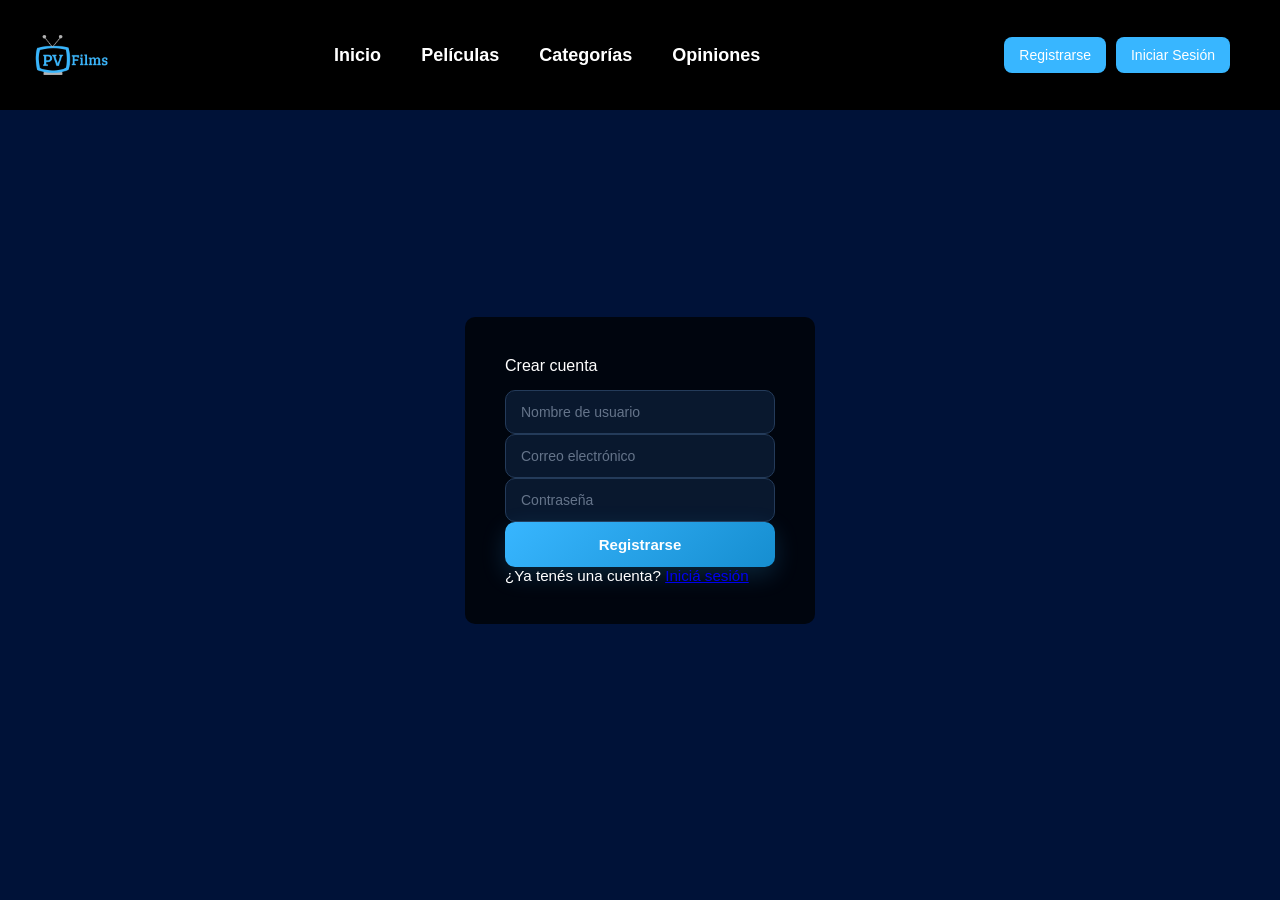
<file: pages/registro.html>
<!DOCTYPE html>
<html lang="es">
<head>
    <meta charset="UTF-8">
    <title>Registrarse - Prime Vision Films</title>
    <link rel="stylesheet" href="../CSS/estilos.css">
</head>

<body class="sin-fondo">

    <header>
        <div>
            <a href="../index.html">
                <img id="logo" src="../Imagenes/pvfilms.png" width="80" height="80" alt="PV Films">
            </a>
        </div>

        <nav>
            <ul>
                <li><a href="../index.html">Inicio</a></li>
                <li><a href="menu.html">Películas</a></li>
                <li><a href="categorias.html">Categorías</a></li>
                <li><a href="opiniones.html">Opiniones</a></li>
            </ul>
        </nav>

        <div id="botones" class="botones">
            <a href="registro.html">
                <button>Registrarse</button>
            </a>
            <a href="iniciosesion.html">
                <button>Iniciar Sesión</button>
            </a>
        </div>
    </header>

    <div class="contenedor">
        <div class="caja">

            <h2 class="titulo-opinion">Crear cuenta</h2>

            <input
                type="text"
                id="nombreRegistro"
                placeholder="Nombre de usuario"
                class="input-opinion"
            >

            <input
                type="email"
                id="emailRegistro"
                placeholder="Correo electrónico"
                class="input-opinion"
            >

            <input
                type="password"
                id="passwordRegistro"
                placeholder="Contraseña"
                class="input-opinion"
            >

            <button
                onclick="registrarse()"
                class="btn-publicar"
            >
                Registrarse
            </button>

           <p class="texto-login">
                ¿Ya tenés una cuenta?
                <a href="iniciosesion.html">Iniciá sesión</a>
            </p>

        </div>
    </div>

    <script src="../js/script.js"></script>

</body>
</html>
</file>
<file: CSS/estilos.css>
* {
    margin: 0;
    padding: 0;
    box-sizing: border-box;
}

body {
    background-image: url("../Imagenes/fondoinicio.png");
    background-size: cover;
    background-position: center;
    background-repeat: no-repeat;
    background-attachment: fixed;
    background-color: #141414;
    color: white;
    font-family: Arial, sans-serif;
    min-height: 100vh; /* como mínimo el alto de toda la pantalla */
}

body.sin-fondo {
    background-image: none;
    background: hwb(221 0% 78%);
}

header {
    position: relative;
    display: flex;
    align-items: center;
    justify-content: space-between;
    padding: 15px 30px; /* 15 px arriba y abajo, y 30 px a los costados. */
    background-color: #000000;
    width: 100%;
    box-sizing: border-box;
    z-index: 1000;
}

header.header-inicio {
    position: absolute;
    top: 0;
    left: 0;
    background: rgba(0, 0, 0, 0.18);
    backdrop-filter: blur(5px);
    -webkit-backdrop-filter: blur(5px);
    border-bottom: 1px solid rgba(255, 255, 255, 0.08);
}

header > div:first-child {
    display: flex;
    align-items: center;
}

header #logo {
    display: block;
}

header nav {
    flex: 1;
    display: flex;
    justify-content: center;
}

header nav ul {
    list-style: none;
    display: flex;
    align-items: center;
    justify-content: center;
    gap: 40px;
    margin: 0;
    padding: 0;
}

header nav ul li {
    list-style: none;
    margin: 0;
    padding: 0;
}

header nav ul li a {
    color: #ffffff;
    text-decoration: none;
    font-weight: bold;
    font-size: 18px;
    font-family: Arial, sans-serif;
    transition: 0.3s ease;
}

header nav ul li a:hover {
    color: #38B6FF;
}

header nav ul li a.activo {
    color: #38B6FF;
}

#botones {
    display: flex;
    justify-content: center;
    align-items: center;
    gap: 10px;
    margin-left: auto;
}

#botones a {
    text-decoration: none;
}

#botones button {
    padding: 10px 15px;
    border: none;
    border-radius: 8px;
    background-color: #38B6FF;
    color: white;
    cursor: pointer;
    font-size: 14px;
    font-family: Arial, sans-serif;
    transition: 0.3s ease;
}

#botones button:hover {
    background-color: #159edb;
}

h1,
h2,
h3,
h4 {
    font-weight: 300;
}

h1 {
    text-align: center;
    font-size: 2.5rem;
    letter-spacing: -1px;
    font-family: 'Gill Sans', 'Gill Sans MT', Calibri, 'Trebuchet MS', sans-serif;
    color: #38b6ff;
}

h2 {
    font-size: 1rem;
}

h3 {
    font-size: 1.2rem;
}

p {
    font-size: 0.95rem;
}

.hero {
    width: 100%;
    height: 100vh;
    background-image: url('../Imagenes/fondoinicio.jpg');
    background-size: cover;
    background-position: center;
    background-repeat: no-repeat;
    display: flex;
    align-items: center;
    justify-content: center;
}

.cuadro-texto {
    background-color: rgba(0, 0, 0, 0.6);
    color: white;
    padding: 40px 60px;
    border-radius: 10px;
    text-align: center;
    max-width: 400px;
}

.cuadro-texto p {
    font-size: 16px;
    color: white;
    line-height: 1.6;
}

.cuadro-texto h2 {
    font-size: 32px;
    margin-bottom: 15px;
}

.botones {
    display: flex;
    justify-content: center;
    gap: 10px;
    padding: 10px 20px;
}

.seccion-peliculas {
    padding: 40px;
    font-family: Arial, sans-serif;
}

.seccion-peliculas h2 {
    color: white;
    margin-bottom: 20px;
}

.grilla {
    display: grid;
    grid-template-columns: repeat(4, 1fr);
    gap: 20px;
}

.tarjeta-pelicula {
    background-color: rgba(0, 0, 0, 0.8);
    border-radius: 10px;
    padding: 20px;
    color: white;
    text-align: center;
    min-height: 200px;
    display: flex;
    flex-direction: column;
    align-items: center;
    justify-content: center;
    font-family: Arial, sans-serif;
}

.tarjeta-pelicula img {
    width: 100%;
    border-radius: 8px;
    margin-bottom: 10px;
}

.tarjeta-pelicula h3 {
    font-size: 16px;
    margin: 5px 0;
    color: white;
    font-family: Arial, sans-serif;
}

.tarjeta-pelicula p {
    font-size: 13px;
    color: #ccc;
    font-family: Arial, sans-serif;
}

.categorias-container {
    padding: 40px;
}

.filtros {
    display: flex;
    flex-wrap: wrap;
    gap: 10px;
    margin-bottom: 30px;
}

.filtro-btn {
    background-color: rgba(0, 0, 0, 0.7);
    color: white;
    border: 2px solid #38B6FF;
    padding: 8px 18px;
    border-radius: 20px;
    cursor: pointer;
    font-size: 14px;
    font-family: Arial, sans-serif;
}

.filtro-btn:hover,
.filtro-btn.activo {
    background-color: #38B6FF;
}

.grilla-categorias {
    display: grid;
    grid-template-columns: repeat(4, 1fr);
    gap: 16px;
}

.tarjeta {
    background-color: #111;
    border-radius: 10px;
    overflow: hidden;
    color: white;
    text-align: center;
}

.tarjeta img {
    width: 100%;
    height: 200px;
    object-fit: cover;
}

.tarjeta-info {
    padding: 12px;
}

.tarjeta-info h3 {
    color: white;
    margin-bottom: 5px;
}

.tarjeta-info p {
    color: #aaa;
    font-size: 13px;
}

.tarjeta-info .estrellas {
    color: gold;
    font-size: 18px;
    margin-top: 8px;
}

.oculto {
    display: none;
}

.opiniones-container {
    padding: 40px;
}

.formulario-opinion {
    background-color: rgba(0, 0, 0, 0.7);
    padding: 30px;
    border-radius: 10px;
    margin-bottom: 40px;
    display: flex;
    flex-direction: column;
    gap: 15px;
    max-width: 600px;
}

.input-opinion {
    padding: 10px;
    border-radius: 8px;
    border: 1px solid #38B6FF;
    background-color: #222;
    color: white;
    font-size: 14px;
    width: 100%;
}

.estrellas-selector {
    display: flex;
    align-items: center;
    gap: 8px;
}

.estrella {
    font-size: 28px;
    color: #555;
    cursor: pointer;
    transition: transform 0.2s ease, color 0.2s ease;
}

.estrella:hover {
    transform: scale(1.25);
    color: gold;
}

.btn-publicar {
    background-color: #38B6FF;
    color: white;
    border: none;
    padding: 10px 20px;
    border-radius: 8px;
    cursor: pointer;
    font-size: 15px;
    width: 100%;
}

.btn-publicar:hover {
    background-color: #159edb;
}

.tarjeta-opinion {
    background-color: #000000b3;
    border-radius: 10px;
    padding: 20px;
    margin-bottom: 16px;
    color: white;
}

.opinion-header {
    display: flex;
    justify-content: space-between;
    margin-bottom: 8px;
}

.opinion-usuario {
    font-weight: bold;
    color: white;
}

.opinion-pelicula {
    color: #38B6FF;
    font-size: 13px;
}

.opinion-estrellas {
    color: gold;
    font-size: 20px;
    margin-bottom: 8px;
}

.opinion-texto {
    color: #ccc;
    font-size: 14px;
}

.contenedor {
    display: flex;
    justify-content: center;
    align-items: center;
    min-height: 80vh;
}

.caja {
    background-color: rgba(0, 0, 0, 0.75);
    padding: 40px;
    border-radius: 10px;
    min-width: 350px;
}

.titulo-opinion {
    color: white;
    margin-bottom: 15px;
}

.menu {
    flex: 1;
    display: flex;
    justify-content: center;
}

.menu ul {
    list-style: none;
    display: flex;
    gap: 40px;
    margin: 0;
    padding: 0;
}

.menu a {
    color: white;
    text-decoration: none;
    font-weight: bold;
    font-size: 18px;
}

.menu a:hover {
    color: #38B6FF;
}

.usuario-menu {
    position: relative;
    display: inline-block;
}

.boton-usuario {
    background-color: #38B6FF;
    color: white;
    border: none;
    padding: 12px 18px;
    border-radius: 8px;
    cursor: pointer;
    font-size: 15px;
}

.boton-usuario:hover {
    background-color: #249edc;
}

.menu-usuario {
    display: none;
    position: absolute;
    right: 0;
    top: 50px;
    width: 210px;
    background-color: #111;
    border-radius: 10px;
    box-shadow: 0 5px 15px rgba(0,0,0,0.5);
    overflow: hidden;
    z-index: 1000;
}

.menu-usuario a {
    display: block;
    padding: 13px 16px;
    color: white;
    text-decoration: none;
    font-size: 14px;
}

.menu-usuario a:hover {
    background-color: #222;
}

.menu-usuario hr {
    border: none;
    border-top: 1px solid #333;
    margin: 5px 0;
}

.boton-favorito {
    background: none;
    border: none;
    color: white;
    font-size: 22px;
    cursor: pointer;
    padding: 5px;
    margin-top: 5px;
    text-decoration: none;
}

.boton-favorito:hover {
    transform: scale(1.2);
}

.boton-favorito.favorita {
    color: red;
}

::-webkit-scrollbar {
    width: 10px;
}

::-webkit-scrollbar-track {
    background: transparent;
}

::-webkit-scrollbar-thumb {
    background: rgba(56, 182, 255, 0.35);
    border-radius: 10px;
}

::-webkit-scrollbar-thumb:hover {
    background: rgba(56, 182, 255, 0.6);
}

.inicio {
    position: relative;
    width: 100%;
    min-height: 100vh;
    display: flex;
    align-items: center;
    justify-content: center;
    text-align: center;
    overflow: hidden;

    background-image:
        linear-gradient(
            to bottom,
            rgba(0, 0, 0, 0.25) 0%,
            rgba(0, 0, 0, 0.25) 40%,
            rgba(0, 0, 0, 0.75) 100%
        ),
        url("../Imagenes/fondoinicio.png");

    background-size: cover;
    background-position: center;
    background-repeat: no-repeat;
}

.inicio::before {
    content: "";
    position: absolute;
    inset: 0;

    background:
        radial-gradient(
            circle at center,
            transparent 0%,
            rgba(0, 0, 0, 0.25) 70%,
            rgba(0, 0, 0, 0.55) 100%
        );

    pointer-events: none;
}

.inicio-contenido {
    position: relative;
    z-index: 2;
    width: 90%;
    max-width: 720px;
    margin-top: 50px;
}

.inicio-mini {
    color: #38B6FF;
    font-size: 14px;
    font-weight: bold;
    letter-spacing: 5px;
    margin-bottom: 18px;
}

.inicio-contenido h1 {
    color: white;
    font-size: clamp(55px, 8vw, 90px);
    line-height: 0.9;
    font-weight: bold;
    letter-spacing: -4px;
    margin: 0;

    text-shadow:
        0 5px 20px rgba(0, 0, 0, 0.8),
        0 10px 40px rgba(0, 0, 0, 0.5);
}

.inicio-contenido h1 span {
    color: #38B6FF;
}

.linea {
    width: 70px;
    height: 3px;
    background: #38B6FF;
    margin: 28px auto;
    border-radius: 10px;

    box-shadow:
        0 0 12px rgba(56, 182, 255, 0.7);
}

.inicio-texto {
    max-width: 580px;
    margin: 0 auto 32px;
    color: #eeeeee;
    font-size: 17px;
    line-height: 1.7;

    text-shadow:
        0 2px 8px rgba(0, 0, 0, 0.9);
}

.btn-explorar {
    display: inline-flex;
    align-items: center;
    gap: 14px;
    padding: 14px 24px;
    background: #38B6FF;
    color: white;
    text-decoration: none;
    border-radius: 8px;
    font-size: 15px;
    font-weight: bold;

    box-shadow:
        0 8px 25px rgba(0, 0, 0, 0.35);

    transition:
        transform 0.25s ease,
        background 0.25s ease,
        box-shadow 0.25s ease;
}

.btn-explorar span {
    font-size: 20px;
    line-height: 0;
    transition: transform 0.25s ease;
}

.btn-explorar:hover {
    background: #159edb;
    transform: translateY(-3px);

    box-shadow:
        0 12px 30px rgba(0, 0, 0, 0.5);
}

.btn-explorar:hover span {
    transform: translateX(4px);
}

.flecha-abajo {
    position: absolute;
    bottom: 25px;
    left: 50%;
    transform: translateX(-50%);
    z-index: 2;
    color: white;
    font-size: 25px;
    opacity: 0.75;
    animation: bajar 1.5s infinite;
}

@keyframes bajar {
    0%,
    100% {
        transform: translate(-50%, 0);
    }

    50% {
        transform: translate(-50%, 7px);
    }
}

.descubri {
    position: relative;

    background:
        radial-gradient(
            circle at top center,
            rgba(56, 182, 255, 0.08),
            transparent 40%
        ),
        #020b20;

    padding: 100px 40px 110px;
}

.descubri-titulo {
    max-width: 850px;
    margin: 0 auto 55px;
    text-align: center;
}

.descubri-titulo p {
    color: #38B6FF;
    font-size: 12px;
    font-weight: bold;
    letter-spacing: 4px;
    margin-bottom: 15px;
}

.descubri-titulo h2 {
    color: white;
    font-size: 38px;
    line-height: 1.2;
    font-weight: bold;
    margin: 0;
}

.descubri-titulo h2 span {
    color: #38B6FF;
}

.bloques-inicio {
    max-width: 1000px;
    margin: auto;
    display: flex;
    flex-direction: column;
    gap: 14px;
}

.bloque-inicio {
    display: grid;
    grid-template-columns: 70px 1fr 40px;
    align-items: center;
    gap: 25px;
    padding: 25px 30px;
    text-decoration: none;
    color: white;

    background: rgba(255, 255, 255, 0.035);
    border: 1px solid rgba(255, 255, 255, 0.09);
    border-radius: 12px;

    transition:
        background 0.25s ease,
        transform 0.25s ease,
        border-color 0.25s ease;
}

.bloque-inicio:hover {
    background: rgba(56, 182, 255, 0.08);
    border-color: rgba(56, 182, 255, 0.4);
    transform: translateX(6px);
}

.bloque-numero {
    color: #38B6FF;
    font-size: 14px;
    font-weight: bold;
    letter-spacing: 1px;
}

.bloque-inicio h3 {
    margin: 0 0 5px;
    color: white;
    font-size: 20px;
    font-weight: bold;
}

.bloque-inicio p {
    margin: 0;
    color: #999;
    font-size: 14px;
    line-height: 1.5;
}

.flecha-bloque {
    color: #38B6FF;
    font-size: 25px;
    transition: transform 0.25s ease;
}

.bloque-inicio:hover .flecha-bloque {
    transform: translateX(5px);
}

.footer {
    width: 100%;
    background: linear-gradient(180deg, #071326 0%, #030811 100%);
    color: white;
    margin-top: 0;
    border-top: 1px solid rgba(255, 255, 255, 0.08);
}

.footer-contenido {
    width: 88%;
    max-width: 1250px;
    margin: auto;
    display: grid;
    grid-template-columns: 2fr 1fr 1.4fr 1.4fr;
    gap: 60px;
    padding: 65px 0 55px;
}

.footer-columna {
    display: flex;
    flex-direction: column;
    gap: 13px;
}

.footer-columna h3 {
    margin: 0 0 12px;
    font-size: 17px;
    font-weight: 600;
    letter-spacing: 0.5px;
    color: #ffffff;
}

.footer-columna p {
    margin: 0;
    color: #8f9bad;
    font-size: 14px;
    line-height: 1.7;
}

.footer-marca {
    padding-right: 40px;
}

.footer-marca img {
    width: 65px;
    height: 65px;
    object-fit: contain;
    margin-bottom: 5px;
}

.footer-marca h3 {
    font-size: 23px;
    margin: 0 0 3px;
    font-weight: 600;
}

.footer-marca p {
    max-width: 300px;
}

.footer-columna a {
    width: fit-content;
    color: #8f9bad;
    text-decoration: none;
    font-size: 14px;
    transition: all 0.25s ease;
}

.footer-columna a:hover {
    color: #ffffff;
    transform: translateX(5px);
}

.footer-abajo {
    width: 88%;
    max-width: 1250px;
    margin: auto;
    border-top: 1px solid rgba(255, 255, 255, 0.08);
    padding: 22px 0;
    text-align: center;
}

.footer-abajo p {
    margin: 0;
    color: #657187;
    font-size: 12px;
    letter-spacing: 0.3px;
}

@media (max-width: 1000px) {
    .grilla,
    .grilla-categorias {
        grid-template-columns: repeat(3, 1fr);
    }
}

@media (max-width: 900px) {
    .footer-contenido {
        grid-template-columns: 1fr 1fr;
        gap: 45px;
    }

    .footer-marca {
        padding-right: 0;
    }
}

@media (max-width: 750px) {
    .grilla,
    .grilla-categorias {
        grid-template-columns: repeat(2, 1fr);
    }

    header {
        padding: 10px 15px;
    }

    header nav ul {
        gap: 20px;
    }

    header nav ul li a {
        font-size: 16px;
    }

    .inicio-contenido {
        margin-top: 80px;
    }

    .inicio-contenido h1 {
        font-size: 55px;
        letter-spacing: -2px;
    }

    .inicio-texto {
        font-size: 15px;
    }

    .descubri {
        padding: 70px 20px;
    }

    .descubri-titulo h2 {
        font-size: 30px;
    }

    .bloque-inicio {
        grid-template-columns: 45px 1fr 25px;
        gap: 15px;
        padding: 20px;
    }
}

@media (max-width: 550px) {
    .grilla,
    .grilla-categorias {
        grid-template-columns: 1fr;
    }

    header {
        flex-wrap: wrap;
    }

    header nav {
        order: 3;
        width: 100%;
        margin-top: 10px;
    }

    header nav ul {
        gap: 15px;
        flex-wrap: wrap;
    }

    .caja {
        min-width: auto;
        width: 90%;
    }

    .footer-contenido {
        grid-template-columns: 1fr;
        padding: 45px 0;
        gap: 35px;
    }

    .footer {
        margin-top: 0;
    }
}

@media (max-width: 500px) {
    .inicio-contenido h1 {
        font-size: 45px;
    }

    .inicio-mini {
        font-size: 11px;
        letter-spacing: 3px;
    }

    .bloque-inicio p {
        font-size: 13px;
    }
}
.opiniones-container {
    width: 100%;
    max-width: 1100px;
    margin: 0 auto;
    padding: 60px 30px;
}

.formulario-opinion {
    width: 100%;
    max-width: 600px;
    margin: 0 auto 40px;
    background-color: rgba(0, 0, 0, 0.75);
    padding: 30px;
    border-radius: 10px;
    display: flex;
    flex-direction: column;
    gap: 15px;
}

.tarjeta-opinion {
    width: 100%;
    max-width: 1100px;
    margin: 0 auto 16px;
    background-color: rgba(0, 0, 0, 0.7);
    border-radius: 10px;
    padding: 20px;
    color: white;
}

.opinion-header {
    display: flex;
    justify-content: space-between;
    align-items: center;
    margin-bottom: 8px;
}

.input-opinion {
    width: 100%;
}

@media (max-width: 700px) {
    .opiniones-container {
        padding: 40px 15px;
    }

    .formulario-opinion {
        padding: 25px;
    }
}

.grid-peliculas .estrellas,
.tarjeta-pelicula .estrellas,
.tarjeta-info .estrellas {
    color: #FFD700 !important;
}
.opiniones-pagina {
    min-height: calc(100vh - 110px);
    padding: 70px 30px 90px;
    background:
        radial-gradient(circle at 50% 0%, rgba(56, 182, 255, 0.12), transparent 35%),
        linear-gradient(180deg, #020b20 0%, #061431 100%);
}

.opiniones-titulo {
    max-width: 1000px;
    margin: 0 auto 45px;
    text-align: center;
}

.opiniones-titulo > p:first-child {
    color: #38B6FF;
    font-size: 12px;
    font-weight: bold;
    letter-spacing: 4px;
    margin-bottom: 12px;
}

.opiniones-titulo h1 {
    color: white;
    font-size: 42px;
    font-weight: bold;
    margin-bottom: 12px;
}

.opiniones-titulo h1 span {
    color: #38B6FF;
}

.opiniones-titulo .subtitulo {
    color: #8f9bad;
    font-size: 15px;
    max-width: 600px;
    margin: auto;
    line-height: 1.6;
    letter-spacing: normal;
    font-weight: normal;
}

.contenido-opiniones {
    width: 100%;
    max-width: 1050px;
    margin: auto;
}

.formulario-opinion {
    width: 100%;
    max-width: 700px;
    margin: 0 auto 50px;
    padding: 32px;
    background: linear-gradient(145deg, rgba(15, 29, 50, 0.98), rgba(4, 14, 31, 0.98));
    border: 1px solid rgba(56, 182, 255, 0.18);
    border-radius: 18px;
    box-shadow: 0 20px 50px rgba(0, 0, 0, 0.35);
    box-sizing: border-box;
}

.formulario-superior {
    display: flex;
    align-items: center;
    gap: 15px;
    margin-bottom: 25px;
}

.icono-opinion {
    width: 45px;
    height: 45px;
    flex-shrink: 0;
    display: flex;
    align-items: center;
    justify-content: center;
    background: rgba(56, 182, 255, 0.12);
    border: 1px solid rgba(56, 182, 255, 0.25);
    border-radius: 12px;
    color: #38B6FF;
    font-size: 21px;
}

.formulario-superior h2 {
    color: white;
    font-size: 21px;
    font-weight: bold;
    margin: 0;
}

.formulario-superior p {
    color: #718096;
    font-size: 13px;
    margin: 3px 0 0;
}

.campo {
    margin-bottom: 17px;
}

.campo label {
    display: block;
    color: #dce5f2;
    font-size: 13px;
    font-weight: bold;
    margin-bottom: 8px;
}

.input-opinion {
    display: block;
    width: 100%;
    padding: 13px 15px;
    border: 1px solid #243b5a;
    border-radius: 10px;
    background: #09182e;
    color: white;
    font-size: 14px;
    font-family: Arial, sans-serif;
    outline: none;
    transition: 0.25s ease;
    box-sizing: border-box;
}

.input-opinion::placeholder {
    color: #65748a;
}

.input-opinion:focus {
    border-color: #38B6FF;
    box-shadow: 0 0 0 3px rgba(56, 182, 255, 0.08);
}

select.input-opinion {
    cursor: pointer;
}

select.input-opinion option,
select.input-opinion optgroup {
    background: #09182e;
    color: white;
}

textarea.input-opinion {
    resize: vertical;
    min-height: 105px;
}

.puntuacion-caja {
    margin: 22px 0;
    padding: 18px;
    background: rgba(255, 255, 255, 0.025);
    border: 1px solid rgba(255, 255, 255, 0.06);
    border-radius: 12px;
}

.puntuacion-titulo {
    color: #dce5f2;
    font-size: 13px;
    font-weight: bold;
    margin-bottom: 10px;
}

.estrellas-selector {
    display: flex;
    align-items: center;
    gap: 4px;
}

.estrella {
    padding: 0;
    border: none;
    background: transparent;
    color: #354358;
    font-size: 32px;
    cursor: pointer;
    line-height: 1;
    transition: 0.2s ease;
}

.estrella:hover {
    color: #FFD166;
    transform: scale(1.12);
}

.estrella.seleccionada {
    color: #FFD166;
}

.btn-publicar {
    width: 100%;
    padding: 14px;
    border: none;
    border-radius: 10px;
    background: linear-gradient(135deg, #38B6FF, #168ed0);
    color: white;
    font-size: 15px;
    font-weight: bold;
    cursor: pointer;
    box-shadow: 0 8px 25px rgba(56, 182, 255, 0.18);
    transition: 0.25s ease;
}

.btn-publicar:hover {
    transform: translateY(-2px);
    box-shadow: 0 12px 30px rgba(56, 182, 255, 0.28);
}

.lista-titulo {
    display: flex;
    align-items: center;
    justify-content: space-between;
    gap: 15px;
    margin-bottom: 18px;
}

.lista-titulo h2 {
    color: white;
    font-size: 22px;
    font-weight: bold;
    margin: 0;
}

.lista-titulo span {
    color: #6f7e93;
    font-size: 13px;
}

#lista-opiniones {
    display: flex;
    flex-direction: column;
    gap: 14px;
}

.tarjeta-opinion {
    position: relative;
    width: 100%;
    padding: 23px 25px;
    margin: 0;
    background: rgba(8, 22, 43, 0.85);
    border: 1px solid rgba(255, 255, 255, 0.07);
    border-radius: 15px;
    transition: 0.25s ease;
    box-sizing: border-box;
}

.tarjeta-opinion:hover {
    transform: translateY(-2px);
    border-color: rgba(56, 182, 255, 0.25);
    background: rgba(10, 27, 52, 0.95);
}

.opinion-header {
    display: flex;
    align-items: center;
    justify-content: space-between;
    gap: 15px;
    margin-bottom: 10px;
}

.opinion-usuario {
    color: white;
    font-size: 15px;
    font-weight: bold;
}

.opinion-pelicula {
    color: #38B6FF;
    background: rgba(56, 182, 255, 0.09);
    border: 1px solid rgba(56, 182, 255, 0.16);
    padding: 5px 10px;
    border-radius: 20px;
    font-size: 12px;
}

.opinion-estrellas {
    color: #FFD166;
    font-size: 18px;
    letter-spacing: 2px;
    margin: 0 0 10px;
}

.opinion-texto {
    color: #aab6c7;
    font-size: 14px;
    line-height: 1.65;
    margin: 0;
    overflow-wrap: anywhere;
}

@media (max-width: 700px) {
    .opiniones-pagina {
        padding: 50px 15px 70px;
    }

    .opiniones-titulo h1 {
        font-size: 34px;
    }

    .formulario-opinion {
        padding: 24px;
    }

    .opinion-header {
        align-items: flex-start;
        flex-direction: column;
    }

    .lista-titulo {
        align-items: flex-start;
        flex-direction: column;
    }
}

.texto-registro {
    color: white;
    margin-top: 15px;
}

.texto-registro a {
    color: #38B6FF;
    text-decoration: none;
}

.texto-registro a:hover {
    text-decoration: underline;
}

.seccion-perfil {
    width: 100%;
}

.seccion-oculta {
    display: none;
}

.nombre-perfil {
    color: white;
    margin-bottom: 15px;
}

.email-perfil {
    color: #aaa;
    margin-bottom: 20px;
}


.titulo-seccion {
    color: white;
    margin-top: 25px;
}

.contenido-seccion {
    color: white;
    margin-top: 15px;
}

.btn-cerrar-sesion {
    margin-top: 30px;
}
.proximamente {
    padding: 90px 30px;
    text-align: center;
    background-color: #0b0b0b;
}

.proximamente-titulo {
    margin-bottom: 45px;
}

.proximamente-titulo > p:first-child {
    color: #38B6FF;
    letter-spacing: 3px;
    font-size: 13px;
}

.proximamente-titulo h2 {
    font-size: 36px;
    color: white;
}

.proximamente-titulo h2 span {
    color: #38B6FF;
}

.proximamente-titulo > p:last-child {
    color: #bdbdbd;
}

.proximamente-tarjetas {
    display: grid;
    grid-template-columns: repeat(3, 1fr);
    gap: 25px;
    max-width: 1100px;
    margin: 0 auto 40px;
}

.estreno {
    padding: 30px;
    text-align: left;
    background-color: #141414;
    border: 1px solid #292929;
    border-radius: 12px;
}

.estreno-numero {
    color: #38B6FF;
    font-size: 25px;
    font-weight: bold;
}

.estreno h3 {
    color: white;
    margin-top: 20px;
}

.estreno p {
    color: #bdbdbd;
    line-height: 1.6;
}

@media (max-width: 750px) {
    .proximamente-tarjetas {
        grid-template-columns: 1fr;
    }
}
</file>
